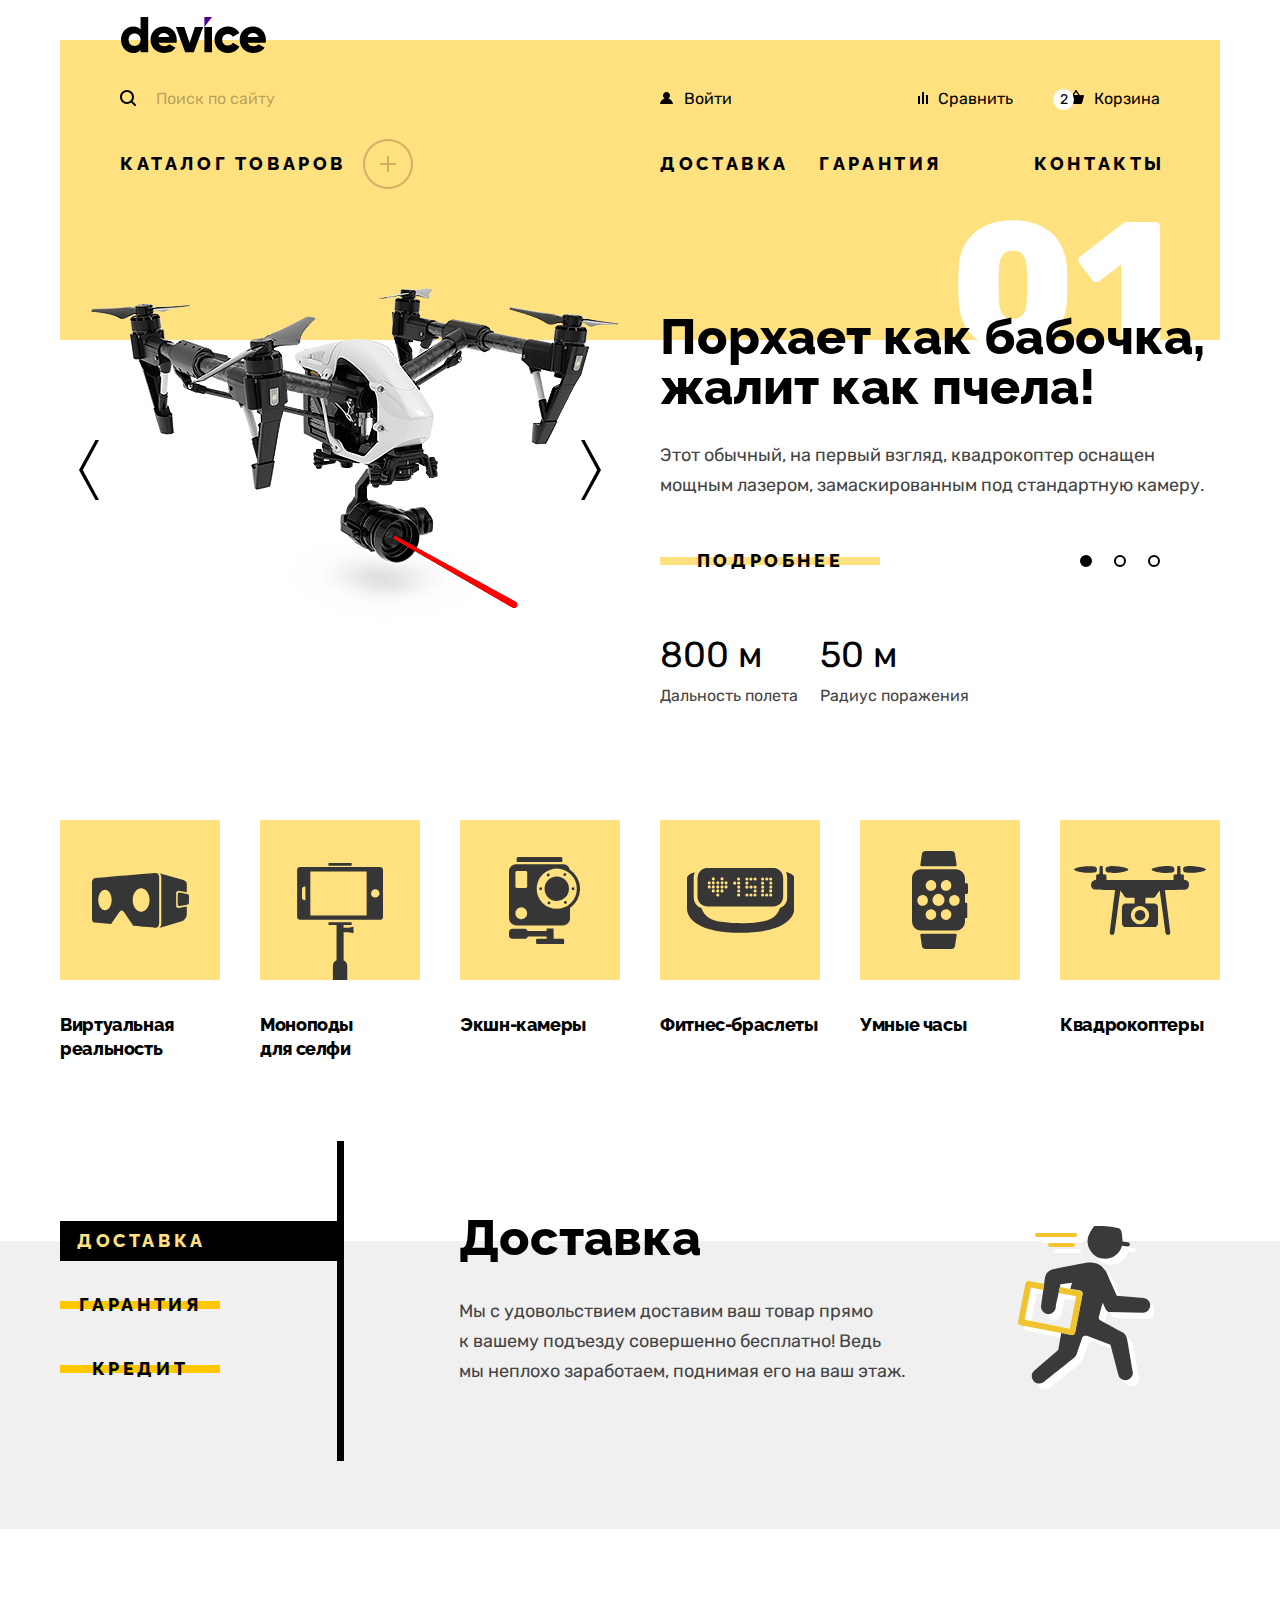
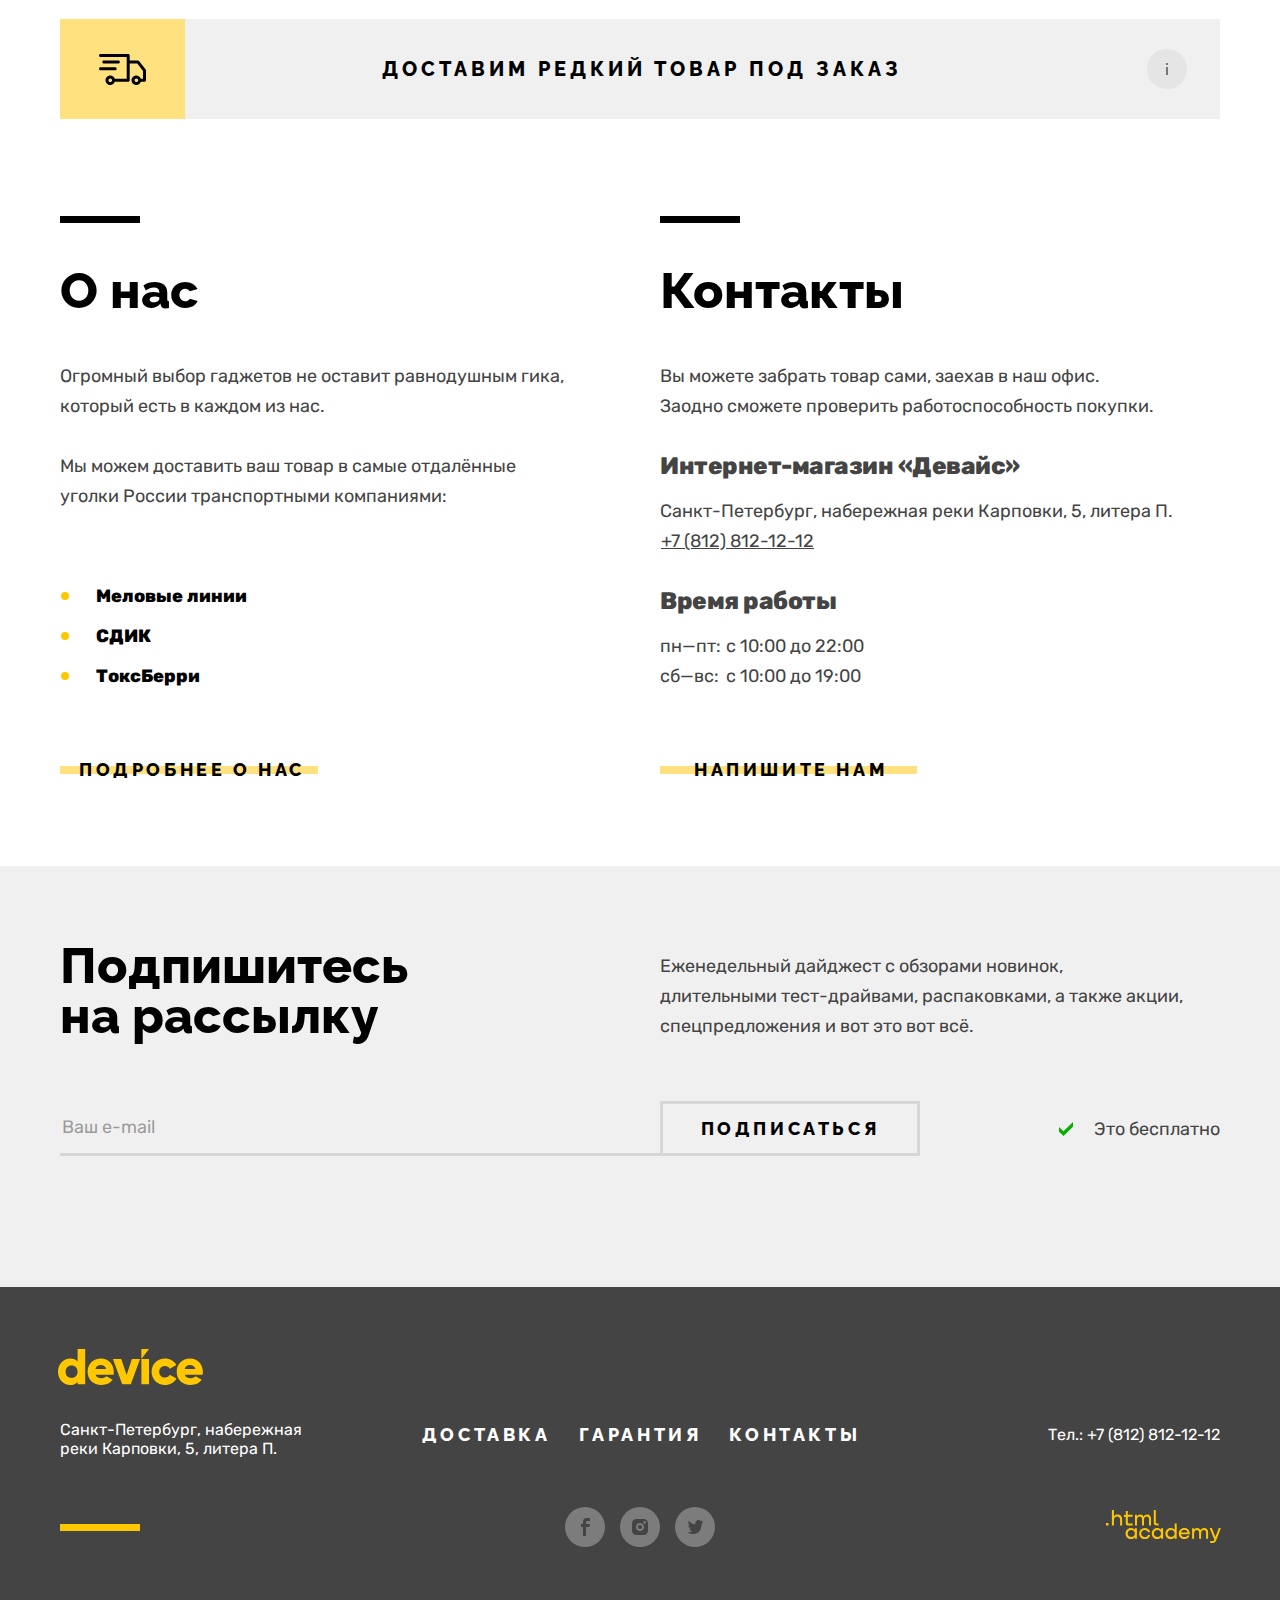
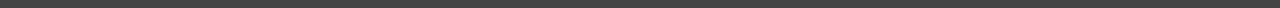
<file: index.html>
<!DOCTYPE html>
<html lang="ru">
  <head>
    <meta charset="utf-8">
    <meta name="viewport" content="width=device-width, initial-scale=1">
    <title>Интернет-магазин гаджетов «Девайс»</title>
    <link rel="icon" href="favicon.ico">
    <link rel="icon" type="image/png" sizes="32x32" href="img/favicon-32x32.png">
    <link rel="stylesheet" href="css/style.css">
  </head>
  <body>

    <header class="page-header container">
      <h1 class="visually-hidden">Интернет-магазин гаджетов «Девайс»</h1>
      <a class="page-header__logo header-logo" href="index.html">
        <span class="visually-hidden">На главную</span>
        <svg class="header-logo__icon" width="145" height="36" viewBox="0 0 145 36" role="img" aria-label="Логотип «Девайс»" xmlns="http://www.w3.org/2000/svg">
          <path d="M27.2 0v35.3h-7.6v-2.4c-1.7 1.9-4.1 3.1-7.5 3.1C5.5 36 0 30.2 0 22.7 0 15.2 5.5 9.4 12.1 9.4c3.4 0 5.9 1.2 7.5 3.1V0h7.6Zm-7.6 22.7c0-3.8-2.5-6.2-6-6.2s-6 2.4-6 6.2c0 3.8 2.5 6.2 6 6.2 3.5-.1 6-2.4 6-6.2ZM43.7 29.2c2.1 0 3.8-.8 4.8-1.9l6.1 3.5c-2.5 3.4-6.2 5.2-11 5.2-8.6 0-14-5.8-14-13.3C29.6 15.2 35 9.4 43 9.4c7.4 0 12.8 5.7 12.8 13.3 0 1.1-.1 2.1-.3 3H37.6c1 2.6 3.3 3.5 6.1 3.5Zm4.6-9.1c-.8-2.9-3.1-4-5.4-4-2.9 0-4.8 1.4-5.5 4h10.9ZM82.1 10.1l-9.3 25.2h-8.6l-9.3-25.2h8.4l5.3 16 5.3-16h8.2ZM83.4 10.1H91v25.2h-7.6V10.1ZM93.6 22.7c0-7.5 5.7-13.3 13.4-13.3 4.9 0 9.2 2.6 11.4 6.5l-6.6 3.8c-.9-1.8-2.7-2.8-4.9-2.8-3.3 0-5.7 2.4-5.7 5.8 0 3.5 2.4 5.8 5.7 5.8 2.2 0 4.1-1.1 4.9-2.8l6.6 3.8C116.3 33.4 112 36 107 36c-7.7 0-13.4-5.8-13.4-13.3ZM132.8 29.2c2.1 0 3.8-.8 4.8-1.9l6.1 3.5c-2.5 3.4-6.2 5.2-11 5.2-8.6 0-14-5.8-14-13.3 0-7.5 5.5-13.3 13.4-13.3 7.4 0 12.8 5.7 12.8 13.3 0 1.1-.1 2.1-.3 3h-17.9c1 2.6 3.3 3.5 6.1 3.5Zm4.7-9.1c-.8-2.9-3.1-4-5.4-4-2.9 0-4.8 1.4-5.5 4h10.9Z"/>
          <path d="M83.4 0v10.1L91 0h-7.6Z"/>
        </svg>
      </a>

      <nav class="main-nav">

        <form class="search-form" action="https://echo.htmlacademy.ru/" method="get">
          <label class="visually-hidden" for="search-text">Поиск по сайту</label>
          <input class="search-form__input" type="text" name="search-text" id="search-text" placeholder="Поиск по сайту" required>
          <button class="search-form__btn" type="submit">Найти</button>
        </form>

        <!-- Меню пользователя -->
        <ul class="main-nav__list user-nav">
          <li class="user-nav__item user-nav__login">
            <a class="user-nav__link" href="#">Войти</a>
          </li>
          <li class="user-nav__item user-nav__compare">
            <a class="user-nav__link" href="#">Сравнить</a>
          </li>
          <li class="user-nav__item user-nav__cart">
            <a class="user-nav__link" href="#">
              <b class="cart-quantity">2</b>
              Корзина
            </a>
            <!-- Popover корзины -->
            <!-- для появления всплывающей корзины блоку popover добавляется класс popover-open -->
            <!-- <div class="popover popover-cart popover-open"> -->
            <div class="popover popover-cart">
              <div class="popover__content">
                <h2 class="popover__title visually-hidden">Корзина</h2>
                <ul class="popover-cart__list">
                  <li class="popover-cart__item">
                    <a class="popover-cart__link" href="#">
                      <img class="popover-cart__img" src="img/content/product-1-thumb.jpg" alt="Любительская селфи-палка." width="41" height="43">
                      Любительская селфи&#8209;палка
                    </a>
                    <button class="popover__del-btn" type="button">
                      <span class="visually-hidden">Удалить из корзины</span>
                    </button>
                  </li>
                  <li class="popover-cart__item">
                    <a class="popover-cart__link" href="#">
                      <img class="popover-cart__img" src="img/content/product-2-thumb.jpg" alt="Профессиональная селфи-палка." width="41" height="43">
                      Профессиональная селфи&#8209;палка
                    </a>
                    <button class="popover__del-btn" type="button">
                      <span class="visually-hidden">Удалить из корзины</span>
                    </button>
                  </li>
                </ul>
                <dl class="popover-cart__details">
                  <dt>Товаров</dt>
                  <dd>2</dd>
                  <dt>Сумма</dt>
                  <dd>2000&nbsp;₽</dd>
                </dl>
                <a class="popover__open-btn" href="#">Открыть корзину</a>
              </div>
            </div>
            <!-- /Popover корзины -->
          </li>
        </ul>
        <!-- /Меню пользователя -->

        <!-- Главное меню -->
        <ul class="main-nav__list basic-nav">
          <li class="basic-nav__item basic-nav__catalog">
            <a class="basic-nav__link catalog-link" href="catalog.html">
              <b class="catalog-link__txt">Каталог товаров</b>
              <span class="catalog-link__icon"></span>
            </a>
            <!-- Выпадающее подменю -->
            <div class="basic-nav__subcatalog subcatalog">
              <ul class="subcatalog__list">
                <li class="subcatalog__item">
                  <a class="subcatalog__link" href="#">Виртуальная реальность</a>
                </li>
                <li class="subcatalog__item">
                  <a class="subcatalog__link" href="#">Моноподы для cелфи</a>
                </li>
                <li class="subcatalog__item">
                  <a class="subcatalog__link" href="#">Экшн-камеры</a>
                </li>
              </ul>
              <ul class="subcatalog__list">
                <li class="subcatalog__item">
                  <a  class="subcatalog__link" href="#">Фитнес-браслеты</a>
                </li>
                <li class="subcatalog__item">
                  <a class="subcatalog__link" href="#">Умные часы</a>
                </li>
              </ul>
              <ul class="subcatalog__list">
                <li class="subcatalog__item">
                  <a class="subcatalog__link" href="#">Квадрокоптеры</a>
                </li>
              </ul>
            </div>
            <!-- /Выпадающее подменю -->
          </li>
          <li class="basic-nav__item">
            <a class="basic-nav__link" href="#">Доставка</a>
          </li>
          <li class="basic-nav__item">
            <a class="basic-nav__link" href="#">Гарантия</a>
          </li>
          <li class="basic-nav__item">
            <a class="basic-nav__link" href="#">Контакты</a>
          </li>
        </ul>
        <!-- /Главное меню -->
      </nav>
    </header>

    <main class="page-main main-container">
      <section class="slider container">
        <h2 class="visually-hidden">Слайдер</h2>

        <ol class="slider__list">
          <!-- Слайд 1 -->
          <li>
            <article class="slider__item">
              <h3 class="visually-hidden">Квадрокоптер</h3>
              <img class="slider__img" src="img/content/slider-1.png" alt="Квадрокоптер с мощным лазером." width="560" height="560">
              <div class="slider__descr">
                <p class="slider__lead">Порхает как&nbsp;бабочка,<br>жалит как&nbsp;пчела!</p>
                <p class="slider__txt">Этот обычный, на&nbsp;первый взгляд, квадрокоптер оснащен мощным лазером, замаскированным под&nbsp;стандартную камеру.</p>
                <a class="slider__link main-btn" href="#">Подробнее</a>
                <h4 class="visually-hidden">Характеристики</h4>
                <dl class="slider__details">
                  <dt>Дальность полета</dt>
                  <dd>800 м</dd>
                  <dt>Радиус поражения</dt>
                  <dd>50 м</dd>
                </dl>
              </div>
            </article>
          </li>
          <!-- Слайд 2 -->
          <li hidden>
            <article class="slider__item">
              <h3 class="visually-hidden">Фитнес-браслет</h3>
              <img class="slider__img" src="img/content/slider-2.png" alt="Фитнес-браслет с мотивирующей надписью 'Я вижу, что ты снова ешь'." width="560" height="560">
              <div class="slider__descr">
                <p class="slider__lead">Худеем<br>правильно!</p>
                <p class="slider__txt">Мотивирующие фитнес-браслеты помогут найти в&nbsp;себе силы не&nbsp;пропускать занятия и&nbsp;соблюдать диету.</p>
                <a class="slider__link main-btn" href="#">Подробнее</a>
                <h4 class="visually-hidden">Характеристики</h4>
                <dl class="slider__details">
                  <dt>Без подзарядки</dt>
                  <dd>48 часов</dd>
                </dl>
              </div>
            </article>
          </li>
          <!-- Слайд 3 -->
          <li hidden>
            <article class="slider__item">
              <h3 class="visually-hidden">Селфи-палка</h3>
              <img class="slider__img" src="img/content/slider-3.png" alt="Самая длинная селфи-палка." width="560" height="560">
              <div class="slider__descr">
                <p class="slider__lead">Делай селфи,<br> как&nbsp;Бен Стиллер! </p>
                <p class="slider__txt">Самая длинная палка для&nbsp;селфи доступна в&nbsp;нашем магазине. Восемь (Восемь, Карл!) метров длиной и&nbsp;весом всего 5&nbsp;кг.
                </p>
                <a class="slider__link main-btn" href="#">Подробнее</a>
                <h4 class="visually-hidden">Характеристики</h4>
                <dl class="slider__details">
                  <dt>Длина палки</dt>
                  <dd>8,5 м</dd>
                  <dt>Вес палки</dt>
                  <dd>5 кг</dd>
                  <dt>Материал</dt>
                  <dd>Карбон</dd>
                </dl>
              </div>
            </article>
          </li>
        </ol>

        <div class="slider__nav">
          <button class="slider__btn slider__btn-prev" type="button">
            <span class="visually-hidden">Предыдущий товар</span>
          </button>
          <button class="slider__btn slider__btn-next" type="button">
            <span class="visually-hidden">Следующий товар</span>
          </button>
        </div>

        <ol class="slider__pagination">
          <li>
            <button class="slider__pagination-btn slider__pagination-btn--current" type="button" disabled>
              <span class="visually-hidden">1 товар</span>
            </button>
          </li>
          <li>
            <button class="slider__pagination-btn" type="button">
              <span class="visually-hidden">2 товар</span>
            </button>
          </li>
          <li>
            <button class="slider__pagination-btn" type="button">
              <span class="visually-hidden">3 товар</span>
            </button>
          </li>
        </ol>
      </section>

      <section class="categories container">
        <h2 class="visually-hidden">Популярные категории</h2>
        <ul class="categories__list">
          <li>
            <a class="virtual-reality" href="#">Виртуальная реальность</a>
          </li>
          <li>
            <a class="monopod" href="#">Моноподы для&nbsp;cелфи</a>
          </li>
          <li>
            <a class="action-camera" href="#">Экшн-камеры</a>
          </li>
          <li>
            <a class="fitnes-band" href="#">Фитнес-браслеты</a>
          </li>
          <li>
            <a class="smartwatch" href="#">Умные часы</a>
          </li>
          <li>
            <a class="quadrocopter" href="#">Квадрокоптеры</a>
          </li>
        </ul>
      </section>

      <section class="services">
        <div class="container">
          <h2 class="visually-hidden">Наши услуги</h2>
          <ul class="services__btns services__up">
            <li class="services__item">
              <button class="main-btn services__btn services__btn--current" type="button" disabled>Доставка</button>
            </li>
            <li class="services__item">
              <button class="main-btn services__btn" type="button">Гарантия</button>
            </li>
            <li class="services__item">
              <button class="main-btn services__btn" type="button">Кредит</button>
            </li>
          </ul>
          <ul class="services__tabs services__up">
            <li class="services__tab services__delivery">
              <h2 class="services__title">Доставка</h2>
              <p class="services__descr">Мы с&nbsp;удовольствием доставим ваш товар прямо к&nbsp;вашему подъезду совершенно бесплатно! Ведь мы&nbsp;неплохо заработаем, поднимая его на&nbsp;ваш этаж.</p>
            </li>
            <li class="services__tab services__warranty">
              <h2 class="services__title">Гарантия</h2>
              <p class="services__descr">Если из-за&nbsp;возгорания купленного у&nbsp;нас товара у&nbsp;вас сгорит дом — не переживайте, мы выдадим вам новый. Товар, не&nbsp;дом, конечно&nbsp;же.</p>
            </li>
            <li class="services__tab services__credit">
              <h2 class="services__title">Кредит</h2>
              <p class="services__descr">Залезть в&nbsp;долговую яму стало проще! Кредитные консультанты подберут для&nbsp;вас наиболее выгодные условия кредита. Выгодные для&nbsp;банка, разумеется.</p>
            </li>
          </ul>
        </div>
      </section>

      <a class="delivery-btn container" href="#">
        Доставим редкий товар под заказ
        <span class="info-btn"></span>
      </a>

      <div class="about container">
        <section class="about__block about__info">
          <h2 class="about__title">О нас</h2>
          <p>Огромный выбор гаджетов не оставит равнодушным гика, который есть в&nbsp;каждом из&nbsp;нас.</p>
          <p>Мы можем доставить ваш&nbsp;товар в&nbsp;самые отдалённые уголки России транспортными компаниями:</p>
          <ul class="about__list">
            <li>Меловые линии</li>
            <li>СДИК</li>
            <li>ТоксБерри</li>
          </ul>
          <a class="about__link main-btn" href="#">Подробнее о&nbsp;нас</a>
        </section>

        <section class="about__block about__contacts">
          <h2 class="about__title">Контакты</h2>
          <p>Вы можете забрать товар сами, заехав в&nbsp;наш офис. <br>Заодно сможете проверить работоспособность покупки.</p>
          <h3 class="about__subtitle">Интернет-магазин «Девайс»</h3>
          <address class="about__address">
            <p>
              Санкт-Петербург, набережная реки Карповки, 5, литера&nbsp;П.<br>
              <a class="about__phone" href="tel:+78128121212">+7 (812) 812-12-12</a>
            </p>
          </address>
          <h4 class="about__subtitle">Время работы</h4>
          <dl class="about__time">
            <dt>пн—пт:</dt>
            <dd>с&nbsp;10:00 до&nbsp;22:00</dd>
            <dt>сб—вс:</dt>
            <dd>с&nbsp;10:00 до&nbsp;19:00</dd>
          </dl>
          <a class="about__link main-btn" href="mailto:email@device.com">Напишите нам</a>
        </section>
      </div>

      <section class="subscribe">
        <div class="container">
          <h2 class="subscribe__title">Подпишитесь на&nbsp;рассылку</h2>
          <p class="subscribe__descr">Еженедельный дайджест с&nbsp;обзорами новинок,<br>длительными тест-драйвами, распаковками, а&nbsp;также акции, спецпредложения и&nbsp;вот это вот всё.</p>

          <form class="subscribe-form" action="https://echo.htmlacademy.ru/" method="post">
            <label class="visually-hidden" for="subscribe-email">Введите e-mail</label>
            <!-- Для отображения ошибки ввода полю input необходимо добавить класс error -->
            <input class="subscribe-form__input" type="email" name="subscribe-email" id="subscribe-email" placeholder="Ваш e-mail" required>
            <button class="subscribe-form__btn" type="submit">Подписаться</button>
          </form>

          <p class="subscribe__free">Это бесплатно</p>
        </div>
      </section>
    </main>

    <footer class="page-footer">
      <div class="container">
        <a class="page-footer__logo" href="index.html">
          <span class="visually-hidden">Логотип Девайс</span>
          <svg width="145" height="36" viewBox="0 0 145 36" role="img" aria-label="Логотип «Девайс»" xmlns="http://www.w3.org/2000/svg">
            <path d="M27.2 0v35.3h-7.6v-2.4c-1.7 1.9-4.1 3.1-7.5 3.1C5.5 36 0 30.2 0 22.7 0 15.2 5.5 9.4 12.1 9.4c3.4 0 5.9 1.2 7.5 3.1V0h7.6Zm-7.6 22.7c0-3.8-2.5-6.2-6-6.2s-6 2.4-6 6.2c0 3.8 2.5 6.2 6 6.2 3.5-.1 6-2.4 6-6.2ZM43.7 29.2c2.1 0 3.8-.8 4.8-1.9l6.1 3.5c-2.5 3.4-6.2 5.2-11 5.2-8.6 0-14-5.8-14-13.3C29.6 15.2 35 9.4 43 9.4c7.4 0 12.8 5.7 12.8 13.3 0 1.1-.1 2.1-.3 3H37.6c1 2.6 3.3 3.5 6.1 3.5Zm4.6-9.1c-.8-2.9-3.1-4-5.4-4-2.9 0-4.8 1.4-5.5 4h10.9ZM82.1 10.1l-9.3 25.2h-8.6l-9.3-25.2h8.4l5.3 16 5.3-16h8.2ZM83.4 10.1H91v25.2h-7.6V10.1ZM93.6 22.7c0-7.5 5.7-13.3 13.4-13.3 4.9 0 9.2 2.6 11.4 6.5l-6.6 3.8c-.9-1.8-2.7-2.8-4.9-2.8-3.3 0-5.7 2.4-5.7 5.8 0 3.5 2.4 5.8 5.7 5.8 2.2 0 4.1-1.1 4.9-2.8l6.6 3.8C116.3 33.4 112 36 107 36c-7.7 0-13.4-5.8-13.4-13.3ZM132.8 29.2c2.1 0 3.8-.8 4.8-1.9l6.1 3.5c-2.5 3.4-6.2 5.2-11 5.2-8.6 0-14-5.8-14-13.3 0-7.5 5.5-13.3 13.4-13.3 7.4 0 12.8 5.7 12.8 13.3 0 1.1-.1 2.1-.3 3h-17.9c1 2.6 3.3 3.5 6.1 3.5Zm4.7-9.1c-.8-2.9-3.1-4-5.4-4-2.9 0-4.8 1.4-5.5 4h10.9Z"/>
            <path d="M83.4 0v10.1L91 0h-7.6Z"/>
          </svg>
        </a>

        <section class="page-footer__info">
          <h2 class="visually-hidden">Основная информация</h2>
          <ul class="page-footer__info-list">
            <li class="page-footer__info-item">
              <a class="page-footer__info-link" href="#">Доставка</a>
            </li>
            <li class="page-footer__info-item">
              <a class="page-footer__info-link" href="#">Гарантия</a>
            </li>
            <li class="page-footer__info-item">
              <a class="page-footer__info-link" href="#">Контакты</a>
            </li>
          </ul>
        </section>

        <section class="page-footer__contacts">
          <h2 class="visually-hidden">Контакты</h2>
          <address class="page-footer__address">
            <p>Санкт-Петербург, набережная реки Карповки, 5, литера П.</p>
            <a class="page-footer__phone" href="tel:+78128121212">Тел.: +7 (812) 812-12-12</a>
          </address>
        </section>

        <section class="page-footer__social">
          <h2 class="visually-hidden">Девайс в соцсетях</h2>
          <ul class="page-footer__social-list">
            <li class="page-footer__social-item">
              <a class="btn-social btn-facebook" href="https://www.facebook.com/htmlacademy">
                <span class="visually-hidden">Facebook</span>
                <svg width="9" height="18" viewBox="0 0 9 18" xmlns="http://www.w3.org/2000/svg">
                  <path d="M6.5 3H9V0H5.6C2.8 0 2 1.7 2 4.2V6H0V9H2V18H5V9H8.3L8.9 6H5V4.5C5 3.7 5.3 3 6.5 3Z"/>
                </svg>
              </a>
            </li>
            <li class="page-footer__social-item">
              <a class="btn-social btn-instagram" href="https://www.instagram.com/htmlacademy/">
                <span class="visually-hidden">Instagram</span>
                <svg width="16" height="16" viewBox="0 0 16 16" xmlns="http://www.w3.org/2000/svg">
                  <path d="M8 10a2 2 0 1 0 0-4 2 2 0 0 0 0 4Z"/>
                  <path d="M14.7 1.3c-.9-.9-2-1.3-3.4-1.3H4.7C1.9 0 0 1.9 0 4.7v6.6c0 1.4.4 2.6 1.4 3.4.9.9 2 1.3 3.3 1.3h6.6c1.4 0 2.6-.4 3.4-1.3.8-.9 1.3-2 1.3-3.4V4.7c0-1.4-.4-2.6-1.3-3.4ZM8 12.1c-2.2 0-4.1-1.8-4.1-4.1S5.8 3.9 8 3.9c2.2 0 4.1 1.8 4.1 4.1s-1.9 4.1-4.1 4.1Zm4.6-7.4c-.7 0-1.3-.5-1.3-1.3s.5-1.3 1.3-1.3c.7 0 1.3.6 1.3 1.3 0 .7-.6 1.3-1.3 1.3Z"/>
                </svg>
              </a>
            </li>
            <li class="page-footer__social-item">
              <a class="btn-social btn-twitter" href="https://twitter.com/htmlacademy_ru">
                <span class="visually-hidden">Twitter</span>
                <svg width="15" height="14" viewBox="0 0 15 14" xmlns="http://www.w3.org/2000/svg">
                  <path d="M9.7 0.0999675C11.2 -0.400033 12.3 0.399967 12.9 1.19997C13.4 0.999967 14 0.799967 14.6 0.599967C14.6 1.39997 14.1 1.99997 13.8 2.19997C14.5 2.39997 15 1.79997 15 1.79997C14.9 2.69997 14.1 3.49997 13.6 3.69997C13.4 9.99997 10.8 14.1 4.7 14C4.2 14 4.8 14 4.3 14C4 14 0.6 13.6 0 12.2C2 12.4 3.4 11.8 4.1 11.1C3.3 10.8 1.7 10.7 1.5 8.29997C1.8 8.49997 2 8.59997 2.6 8.49997C1.5 7.69997 0.3 6.99997 0.4 4.99997C0.7 5.29997 1.3 5.49997 1.6 5.39997C1 5.19997 -0.2 2.29997 0.8 0.799967C2.4 2.49997 4.1 4.19997 7.1 4.29997C7.3 2.19997 8.1 0.799967 9.7 0.0999675Z" />
                </svg>
              </a>
            </li>
          </ul>
        </section>

        <a class="page-footer__copyright" href="https://htmlacademy.ru/">
          <span class="visually-hidden">Сделано в HTML Academy</span>
          <svg width="115" height="34" viewBox="0 0 115 34" role="img" aria-label="Логотип HTML Academy" xmlns="http://www.w3.org/2000/svg">
            <path d="M0 12.9v2.6h2.5v-2.6H0ZM11.6 4.5c-1.6 0-2.8.7-3.6 1.7h-.1V0h-2v15.5h2v-5.3c0-2.1 1.3-3.6 3.3-3.6 1.8 0 2.9 1.4 2.9 3.2v5.7h2V9.4c.1-3-1.8-4.9-4.5-4.9ZM26.6 4.8h-4.8V1.1h-2v3.8h-1.9v2h1.9v6c0 1.7 1 2.7 2.7 2.7h4.1v-2h-3.7c-.7 0-1.1-.4-1.1-1.1V6.8h4.8v-2ZM41.1 4.6c-1.6 0-2.9.8-3.5 2.1h-.1c-.6-1.2-1.8-2.1-3.4-2.1-1.4 0-2.5.8-3.1 1.8h-.1V4.8H29v10.6h2V10c0-2 1-3.5 2.6-3.5 1.5 0 2.4 1 2.4 2.6v6.3h2V9.8c0-2.4 1.4-3.3 2.6-3.3 1.5 0 2.4 1 2.4 2.6v6.3h2V8.9c.1-2.5-1.4-4.3-3.9-4.3ZM47.8 12.7c0 1.7 1 2.7 2.8 2.7h2v-2h-1.7c-.7 0-1.1-.4-1.1-1.1V0h-2v12.7ZM28.9 19.7c-.9-1.1-2.2-1.8-3.9-1.8-3.1 0-5.4 2.3-5.4 5.6s2.3 5.6 5.4 5.6c1.8 0 3-.8 3.8-1.9h.1v1.6h2V18.2h-2v1.5Zm-3.6 7.4c-2.2 0-3.6-1.6-3.6-3.6s1.4-3.6 3.6-3.6 3.6 1.6 3.6 3.6c0 1.9-1.4 3.6-3.6 3.6ZM44.2 22c-.5-2.4-2.6-4.1-5.4-4.1a5.4 5.4 0 0 0-5.6 5.6c0 3.1 2.2 5.6 5.6 5.6 2.8 0 4.9-1.8 5.4-4.2h-2.1a3.4 3.4 0 0 1-3.3 2.3c-2.2 0-3.6-1.6-3.6-3.6s1.4-3.6 3.6-3.6c1.6 0 2.8 1 3.3 2.2h2.1V22ZM55.1 19.7c-.9-1.1-2.2-1.8-3.9-1.8-3.1 0-5.4 2.3-5.4 5.6s2.3 5.6 5.4 5.6c1.8 0 3-.8 3.8-1.9h.1v1.6h2V18.2h-2v1.5Zm-3.6 7.4c-2.2 0-3.6-1.6-3.6-3.6s1.4-3.6 3.6-3.6 3.6 1.6 3.6 3.6c0 1.9-1.5 3.6-3.6 3.6ZM68.7 19.8c-.9-1.1-2.2-1.9-3.9-1.9-3.1 0-5.4 2.3-5.4 5.6s2.2 5.6 5.4 5.6c1.7 0 3-.8 3.8-1.8h.1v1.5h2V13.4h-2v6.4Zm-3.6 7.3c-2.2 0-3.6-1.6-3.6-3.6s1.4-3.6 3.6-3.6 3.6 1.6 3.6 3.6c-.1 2-1.5 3.6-3.6 3.6ZM78.3 17.9c-3.3 0-5.5 2.5-5.5 5.6 0 3 2.1 5.6 5.5 5.6 2.5 0 4.5-1.3 5.2-3.6h-2.1c-.5 1-1.6 1.6-3 1.6-1.9 0-3.3-1.3-3.4-2.9h8.8c.2-3.6-2-6.3-5.5-6.3Zm0 1.9c1.7 0 3 1 3.3 2.6h-6.5c.3-1.5 1.5-2.6 3.2-2.6ZM98.2 17.9c-1.6 0-2.9.8-3.6 2h-.1c-.6-1.2-1.8-2-3.4-2-1.4 0-2.5.7-3.1 1.8v-1.5h-1.9v10.6h2v-5.4c0-2 1-3.4 2.6-3.5 1.5 0 2.4 1 2.4 2.6v6.3h2v-5.6c0-2.4 1.4-3.3 2.6-3.3 1.5 0 2.4 1 2.4 2.6v6.3h2v-6.5c.1-2.6-1.4-4.4-3.9-4.4ZM109.4 27l-3.6-8.9h-2.2l4.8 11.6c-.3.9-.7 1.2-1.7 1.2h-2.5v2h2.5c1.8 0 2.8-.8 3.5-2.6l4.7-12.2h-2.1l-3.4 8.9Z"/>
          </svg>
        </a>
      </div>
    </footer>

    <!-- Модальное окно заказа доставки -->
    <!-- для появления модального окна у блока modal-container убрать класс modal-container-close -->
    <!-- <div class="modal-container"> -->
    <div class="modal-container modal-container-close">
      <div class="modal modal-order">
        <button class="modal__close-btn" type="button">
          <span class="visually-hidden">Закрыть</span>
        </button>
        <section class="modal__content">
          <h2 class="modal__title">Доставка под заказ</h2>
          <form class="order-form" action="https://echo.htmlacademy.ru/" method="post">
            <div class="order-form__block order-form__username">
              <label for="order-username" class="order-form__label">Ваше имя:</label>
              <!-- Для отображения ошибки ввода блоку-обертке поля добавлен класс error -->
              <div class="order-form__input-wrap error">
                <input type="text" class="order-form__input" name="order-username" id="order-username" placeholder="Имя Фамилия" required>
              </div>
              <p class="order-form__comment">Пожалуйста, представьтесь</p>
            </div>
            <div class="order-form__block order-form__email">
              <label for="order-email" class="order-form__label">Ваш e-mail:</label>
              <!-- Для отображения ошибки ввода блоку-обертке поля добавьте класс error -->
              <div class="order-form__input-wrap">
                <input type="email" class="order-form__input" name="order-email" id="order-email" placeholder="Введите e-mail" required>
              </div>
              <p class="order-form__comment">Забавный у вас адрес</p>
            </div>
            <!-- Для отображения ошибки ввода блоку-обертке поля добавьте класс error -->
            <div class="order-form__block order-form__msg">
              <label for="order-msg" class="order-form__label">Что нужно привезти:</label>
              <input type="text" class="order-form__input" name="order-msg" id="order-msg" placeholder="В свободной форме" required>
            </div>
            <!-- Для отображения ошибки ввода блоку-обертке поля добавьте класс error -->
            <div class="order-form__block order-form__quantity">
              <label for="order-quantity" class="order-form__label">
                Количество:
                <span class="order-form__icon"></span>
              </label>
              <!-- Popover количества товаров -->
              <!-- появляется при наведении на label или при добавлении блоку popover класса popover-open -->
              <!-- <div class="popover popover-quantity popover-open"> -->
              <div class="popover popover-quantity">
                <p class="popover-quantity__txt">Постараемся найти, сколько нужно. Привезём сколько получится по требованиям к&nbsp;провозу багажа.</p>
              </div>
              <div class="order-form__quantity-wrap">
                <button class="order-form__set-btn" type="button">
                  <span class="visually-hidden">Уменьшить</span>
                  <span class="order-form__btn-icon"></span>
                </button>
                <input class="order-form__input" type="number" name="order-quantity" id="order-quantity" placeholder="1">
                <button class="order-form__set-btn" type="button">
                  <span class="visually-hidden">Увеличить</span>
                  <span class="order-form__btn-icon"></span>
                </button>
              </div>
            </div>
            <button class="order-form__btn main-btn" type="submit">Отправить</button>
          </form>
        </section>
      </div>
    </div>
    <!-- /Модальное окно -->
  </body>
</html>
</file>
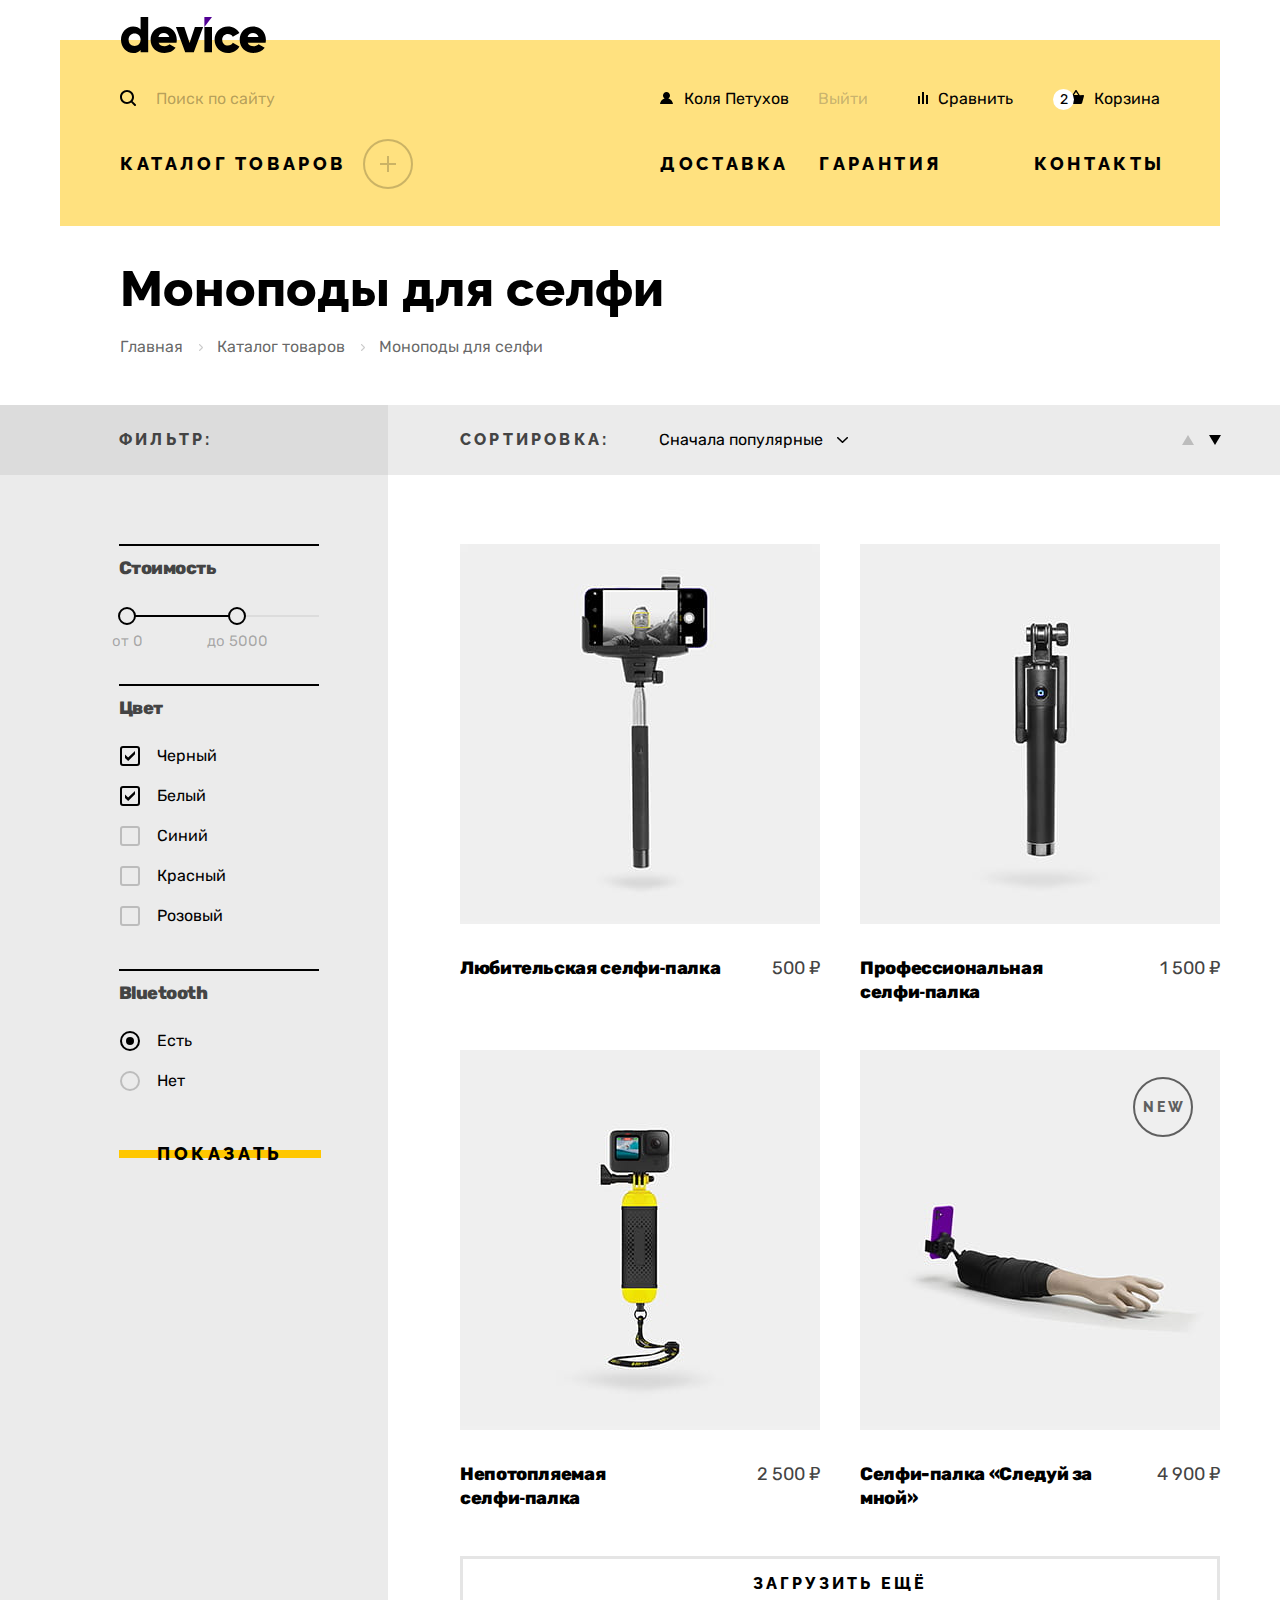
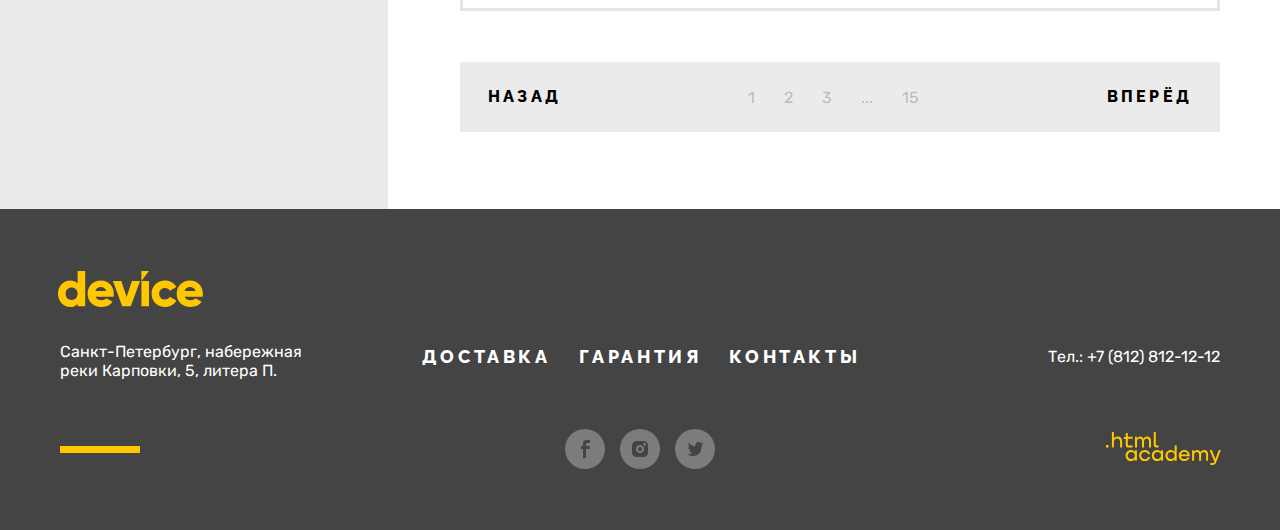
<file: catalog.html>
<!DOCTYPE html>
<html lang="ru">
<head>
  <meta charset="utf-8">
  <meta name="viewport" content="width=device-width, initial-scale=1">
  <title>Каталог | Интернет-магазин гаджетов «Девайс»</title>
  <link rel="icon" href="favicon.ico">
  <link rel="icon" type="image/png" sizes="32x32" href="img/favicon-32x32.png">
  <link rel="stylesheet" href="css/style.css">
</head>
<body>

  <header class="page-header container">
    <a class="page-header__logo header-logo" href="index.html">
      <span class="visually-hidden">На главную</span>
      <svg class="header-logo__icon" width="145" height="36" viewBox="0 0 145 36" role="img" aria-label="Логотип «Девайс»" xmlns="http://www.w3.org/2000/svg">
        <path d="M27.2 0v35.3h-7.6v-2.4c-1.7 1.9-4.1 3.1-7.5 3.1C5.5 36 0 30.2 0 22.7 0 15.2 5.5 9.4 12.1 9.4c3.4 0 5.9 1.2 7.5 3.1V0h7.6Zm-7.6 22.7c0-3.8-2.5-6.2-6-6.2s-6 2.4-6 6.2c0 3.8 2.5 6.2 6 6.2 3.5-.1 6-2.4 6-6.2ZM43.7 29.2c2.1 0 3.8-.8 4.8-1.9l6.1 3.5c-2.5 3.4-6.2 5.2-11 5.2-8.6 0-14-5.8-14-13.3C29.6 15.2 35 9.4 43 9.4c7.4 0 12.8 5.7 12.8 13.3 0 1.1-.1 2.1-.3 3H37.6c1 2.6 3.3 3.5 6.1 3.5Zm4.6-9.1c-.8-2.9-3.1-4-5.4-4-2.9 0-4.8 1.4-5.5 4h10.9ZM82.1 10.1l-9.3 25.2h-8.6l-9.3-25.2h8.4l5.3 16 5.3-16h8.2ZM83.4 10.1H91v25.2h-7.6V10.1ZM93.6 22.7c0-7.5 5.7-13.3 13.4-13.3 4.9 0 9.2 2.6 11.4 6.5l-6.6 3.8c-.9-1.8-2.7-2.8-4.9-2.8-3.3 0-5.7 2.4-5.7 5.8 0 3.5 2.4 5.8 5.7 5.8 2.2 0 4.1-1.1 4.9-2.8l6.6 3.8C116.3 33.4 112 36 107 36c-7.7 0-13.4-5.8-13.4-13.3ZM132.8 29.2c2.1 0 3.8-.8 4.8-1.9l6.1 3.5c-2.5 3.4-6.2 5.2-11 5.2-8.6 0-14-5.8-14-13.3 0-7.5 5.5-13.3 13.4-13.3 7.4 0 12.8 5.7 12.8 13.3 0 1.1-.1 2.1-.3 3h-17.9c1 2.6 3.3 3.5 6.1 3.5Zm4.7-9.1c-.8-2.9-3.1-4-5.4-4-2.9 0-4.8 1.4-5.5 4h10.9Z"/>
        <path d="M83.4 0v10.1L91 0h-7.6Z"/>
      </svg>
    </a>

    <nav class="main-nav">

      <form class="search-form" action="https://echo.htmlacademy.ru/" method="get">
        <label class="visually-hidden" for="search-text">Поиск по сайту</label>
        <input class="search-form__input" type="text" name="search-text" id="search-text" placeholder="Поиск по сайту" required>
        <button class="search-form__btn" type="submit">Найти</button>
      </form>

      <!-- Меню пользователя -->
      <ul class="main-nav__list user-nav">
        <li class="user-nav__item user-nav__profile">
          <a class="user-nav__link" href="#">Коля Петухов</a>
        </li>
        <li class="user-nav__item user-nav__exit">
          <a class="user-nav__link" href="#">Выйти</a>
        </li>
        <li class="user-nav__item user-nav__compare">
          <a class="user-nav__link" href="#">Сравнить</a>
        </li>
        <li class="user-nav__item user-nav__cart">
          <a class="user-nav__link" href="#">
            <b class="cart-quantity">2</b>
            Корзина
          </a>
          <!-- Popover корзины -->
          <!-- для появления всплывающей корзины блоку popover добавляется класс popover-open -->
          <!-- <div class="popover popover-cart popover-open"> -->
          <div class="popover popover-cart">
            <div class="popover__content">
              <h2 class="popover__title visually-hidden">Корзина</h2>
              <ul class="popover-cart__list">
                <li class="popover-cart__item">
                  <a class="popover-cart__link" href="#">
                    <img class="popover-cart__img" src="img/content/product-1-thumb.jpg" alt="Любительская селфи-палка." width="41" height="43">
                    Любительская селфи&#8209;палка
                  </a>
                  <button class="popover__del-btn" type="button">
                    <span class="visually-hidden">Удалить из корзины</span>
                  </button>
                </li>
                <li class="popover-cart__item">
                  <a class="popover-cart__link" href="#">
                    <img class="popover-cart__img" src="img/content/product-2-thumb.jpg" alt="Профессиональная селфи-палка." width="41" height="43">
                    Профессиональная селфи&#8209;палка
                  </a>
                  <button class="popover__del-btn" type="button">
                    <span class="visually-hidden">Удалить из корзины</span>
                  </button>
                </li>
              </ul>
              <dl class="popover-cart__details">
                <dt>Товаров</dt>
                <dd>2</dd>
                <dt>Сумма</dt>
                <dd>2000&nbsp;₽</dd>
              </dl>
              <a class="popover__open-btn" href="#">Открыть корзину</a>
            </div>
          </div>
          <!-- /Popover корзины -->
        </li>
      </ul>
        <!-- /Меню пользователя -->

        <!-- Главное меню -->
      <ul class="main-nav__list basic-nav">
        <li class="basic-nav__item basic-nav__catalog">
          <a class="basic-nav__link catalog-link" href="catalog.html">
            <b class="catalog-link__txt">Каталог товаров</b>
            <span class="catalog-link__icon"></span>
          </a>
          <!-- Выпадающее подменю -->
          <div class="basic-nav__subcatalog subcatalog">
            <ul class="subcatalog__list">
              <li class="subcatalog__item">
                <a class="subcatalog__link" href="#">Виртуальная реальность</a>
              </li>
              <li class="subcatalog__item">
                <a class="subcatalog__link" href="#">Моноподы для cелфи</a>
              </li>
              <li class="subcatalog__item">
                <a class="subcatalog__link" href="#">Экшн-камеры</a>
              </li>
            </ul>
            <ul class="subcatalog__list">
              <li class="subcatalog__item">
                <a  class="subcatalog__link" href="#">Фитнес-браслеты</a>
              </li>
              <li class="subcatalog__item">
                <a class="subcatalog__link" href="#">Умные часы</a>
              </li>
            </ul>
            <ul class="subcatalog__list">
              <li class="subcatalog__item">
                <a class="subcatalog__link" href="#">Квадрокоптеры</a>
              </li>
            </ul>
          </div>
          <!-- /Выпадающее подменю -->
        </li>
        <li class="basic-nav__item">
          <a class="basic-nav__link" href="#">Доставка</a>
        </li>
        <li class="basic-nav__item">
          <a class="basic-nav__link" href="#">Гарантия</a>
        </li>
        <li class="basic-nav__item">
          <a class="basic-nav__link" href="#">Контакты</a>
        </li>
      </ul>
      <!-- /Главное меню -->
    </nav>
  </header>

  <main class="main-inner main-container">
    <header class="main-inner__header container">
      <h1 class="main-inner__title">Моноподы для селфи</h1>
      <ul class="breadcrumbs">
        <li class="breadcrumbs__item">
          <a class="breadcrumbs__link" href="index.html">Главная</a>
        </li>
        <li class="breadcrumbs__item">
          <a class="breadcrumbs__link" href="catalog.html">Каталог товаров</a>
        </li>
        <li class="breadcrumbs__item">
          <a class="breadcrumbs__link" href="#">Моноподы для селфи</a>
        </li>
      </ul>
    </header>

    <section class="main-inner__products products">
      <h2 class="visually-hidden">Список товаров с фильтрами и сортировкой</h2>

      <div class="products__filter-container">
        <div class="products__filter">
          <p class="products__subtitle">Фильтр:</p>
          <form class="filter-form" action="https://echo.htmlacademy.ru/" method="get">

            <fieldset class="filter-form__price filter-price">
              <legend class="filter-form__title">Стоимость</legend>
              <div class="range">
                <div class="range__scale">
                  <div class="range__bar" style="left: 8px; right: 82px;">
                    <div class="range__data range__min">
                      <button class="range__toggle" type="button">
                        <span class="visually-hidden">Изменить минимальную стоимость</span>
                      </button>
                      <label class="range__label">
                        от <input class="range__input" type="number" name="min-price" min="0" value="0">
                      </label>
                    </div>
                    <div class="range__data range__max">
                      <button class="range__toggle" type="button">
                        <span class="visually-hidden">Изменить максимальную стоимость</span>
                      </button>
                      <label class="range__label">
                        до <input class="range__input" type="number" name="max-price" value="5000">
                      </label>
                    </div>
                  </div>
                </div>
              </div>
            </fieldset>

            <fieldset class="filter-form__color filter-color">
              <legend class="filter-form__title">Цвет</legend>
              <ul class="filter-form__list">
                <li class="filter-form__item">
                  <label class="control">
                    <input class="visually-hidden control__input" type="checkbox" name="black-color" checked>
                    <span class="control__mark">
                      <svg width="10" height="10" viewBox="0 0 10 10" xmlns="http://www.w3.org/2000/svg">
                        <path d="M10 0 3.1 6.6 0 3.6v3.3L3.2 10 10 3.3V0Z"/>
                      </svg>
                    </span>
                    <span class="control__label">Черный</span>
                  </label>
                </li>
                <li class="filter-form__item">
                  <label class="control">
                    <input class="visually-hidden control__input" type="checkbox" name="white-color" checked>
                    <span class="control__mark">
                      <svg width="10" height="10" viewBox="0 0 10 10" xmlns="http://www.w3.org/2000/svg">
                        <path d="M10 0 3.1 6.6 0 3.6v3.3L3.2 10 10 3.3V0Z"/>
                      </svg>
                    </span>
                    <span class="control__label">Белый</span>
                  </label>
                </li>
                <li class="filter-form__item">
                  <label class="control">
                    <input class="visually-hidden control__input" type="checkbox" name="blue-color">
                    <span class="control__mark">
                      <svg width="10" height="10" viewBox="0 0 10 10" xmlns="http://www.w3.org/2000/svg">
                        <path d="M10 0 3.1 6.6 0 3.6v3.3L3.2 10 10 3.3V0Z"/>
                      </svg>
                    </span>
                    <span class="control__label">Синий</span>
                  </label>
                </li>
                <li class="filter-form__item">
                  <label class="control">
                    <input class="visually-hidden control__input" type="checkbox" name="red-color">
                    <span class="control__mark">
                      <svg width="10" height="10" viewBox="0 0 10 10" xmlns="http://www.w3.org/2000/svg">
                        <path d="M10 0 3.1 6.6 0 3.6v3.3L3.2 10 10 3.3V0Z"/>
                      </svg>
                    </span>
                    <span class="control__label">Красный</span>
                  </label>
                </li>
                <li class="filter-form__item">
                  <label class="control">
                    <input class="visually-hidden control__input" type="checkbox" name="pink-color">
                    <span class="control__mark">
                      <svg width="10" height="10" viewBox="0 0 10 10" xmlns="http://www.w3.org/2000/svg">
                        <path d="M10 0 3.1 6.6 0 3.6v3.3L3.2 10 10 3.3V0Z"/>
                      </svg>
                    </span>
                    <span class="control__label">Розовый</span>
                  </label>
                </li>
              </ul>
            </fieldset>

            <fieldset class="filter-form__bluetooth">
              <legend class="filter-form__title">Bluetooth</legend>
              <ul class="filter-form__list">
                <li class="filter-form__item">
                  <label class="control">
                    <input class="visually-hidden control__input" type="radio" name="has-bluetooth" value="yes" checked>
                    <span class="control__mark"></span>
                    <span class="control__label">Есть</span>
                  </label>
                </li>
                <li class="filter-form__item">
                  <label class="control">
                    <input class="visually-hidden control__input" type="radio" name="has-bluetooth" value="no">
                    <span class="control__mark"></span>
                    <span class="control__label">Нет</span>
                  </label>
                </li>
              </ul>
            </fieldset>

            <button class="filter-form__btn main-btn" type="submit">Показать</button>
          </form>
        </div>
      </div>

      <div class="products__main-container">
        <div class="products__sort">
          <form class="sort-form" action="https://echo.htmlacademy.ru/" method="get">
            <label class="products__subtitle" for="sorting">Сортировка:</label>
            <div class="select">
              <select class="select__control" id="sorting" name="sorting">
                <option value="popular" selected>Сначала популярные</option>
                <option value="cheap">Сначала дешевые</option>
                <option value="expensive">Сначала дорогие</option>
              </select>
            </div>
            <button class="visually-hidden" type="submit" tabindex="-1">Отсортировать товары</button>
          </form>
          <a class="sort-btn btn-up" href="#">
            <span class="visually-hidden">По возрастанию</span>
          </a>
          <a class="sort-btn btn-down sort-btn--current" href="#">
            <span class="visually-hidden">По убыванию</span>
          </a>
        </div>

        <div class="products__list">
          <article class="products__card product-card">
            <a class="product-card__link" href="#">
              <img src="img/content/product-1.jpg" alt="Любительская селфи-палка." width="360" height="380">
              <h3 class="product-card__title">Любительская селфи&#8209;палка</h3>
              <b class="product-card__price">500&nbsp;₽</b>
            </a>
            <div class="product-card__tip">
              <a class="product-card__btn main-btn" href="#" tabindex="-1">Подробнее</a>
            </div>
          </article>
          <article class="products__card product-card">
            <a class="product-card__link" href="#">
              <img src="img/content/product-2.jpg" alt="Профессиональная селфи-палка." width="360" height="380">
              <h3 class="product-card__title">Профессиональная селфи&#8209;палка</h3>
              <b class="product-card__price">1&thinsp;500&nbsp;₽</b>
            </a>
            <div class="product-card__tip">
              <a class="product-card__btn main-btn" href="#" tabindex="-1">Подробнее</a>
            </div>
          </article>
          <article class="products__card product-card">
            <a class="product-card__link" href="#">
              <img src="img/content/product-3.jpg" alt="Непотопляемая селфи-палка." width="360" height="380">
              <h3 class="product-card__title">Непотопляемая селфи&#8209;палка</h3>
              <b class="product-card__price">2&thinsp;500&nbsp;₽</b>
            </a>
            <div class="product-card__tip">
              <a class="product-card__btn main-btn" href="#" tabindex="-1">Подробнее</a>
            </div>
          </article>
          <!-- добавляем класс product-new для товара с меткой NEW -->
          <article class="products__card product-card product-new">
            <a class="product-card__link" href="#">
              <img src="img/content/product-4.jpg" alt="Селфи-палка «Следуй за мной»." width="360" height="380">
              <h3 class="product-card__title">Селфи-палка «Следуй за мной»</h3>
              <b class="product-card__price">4&thinsp;900&nbsp;₽</b>
            </a>
            <div class="product-card__tip">
              <a class="product-card__btn main-btn" href="#" tabindex="-1">Подробнее</a>
            </div>
          </article>
        </div>

        <button class="btn-more" type="button">Загрузить ещё</button>

        <ul class="products__pagination pagination">
          <li class="pagination__nav">
            <a class="pagination__btn" href="#">Назад</a>
          </li>
          <li class="pagination__item">
            <a class="pagination__link" href="#">1</a>
          </li>
          <li class="pagination__item">
            <a class="pagination__link" href="#">2</a>
          </li>
          <li class="pagination__item">
            <a class="pagination__link" href="#">3</a>
          </li>
          <li class="pagination__item">
            <a class="pagination__link" href="#">...</a>
          </li>
          <li class="pagination__item">
            <a class="pagination__link" href="#">15</a>
          </li>
          <li class="pagination__nav">
            <a class="pagination__btn" href="#">Вперёд</a>
          </li>
        </ul>
      </div>
    </section>
  </main>

  <footer class="page-footer">
    <div class="container">
      <a class="page-footer__logo" href="index.html">
        <span class="visually-hidden">Логотип Девайс</span>
        <svg width="145" height="36" viewBox="0 0 145 36" role="img" aria-label="Логотип «Девайс»" xmlns="http://www.w3.org/2000/svg">
          <path d="M27.2 0v35.3h-7.6v-2.4c-1.7 1.9-4.1 3.1-7.5 3.1C5.5 36 0 30.2 0 22.7 0 15.2 5.5 9.4 12.1 9.4c3.4 0 5.9 1.2 7.5 3.1V0h7.6Zm-7.6 22.7c0-3.8-2.5-6.2-6-6.2s-6 2.4-6 6.2c0 3.8 2.5 6.2 6 6.2 3.5-.1 6-2.4 6-6.2ZM43.7 29.2c2.1 0 3.8-.8 4.8-1.9l6.1 3.5c-2.5 3.4-6.2 5.2-11 5.2-8.6 0-14-5.8-14-13.3C29.6 15.2 35 9.4 43 9.4c7.4 0 12.8 5.7 12.8 13.3 0 1.1-.1 2.1-.3 3H37.6c1 2.6 3.3 3.5 6.1 3.5Zm4.6-9.1c-.8-2.9-3.1-4-5.4-4-2.9 0-4.8 1.4-5.5 4h10.9ZM82.1 10.1l-9.3 25.2h-8.6l-9.3-25.2h8.4l5.3 16 5.3-16h8.2ZM83.4 10.1H91v25.2h-7.6V10.1ZM93.6 22.7c0-7.5 5.7-13.3 13.4-13.3 4.9 0 9.2 2.6 11.4 6.5l-6.6 3.8c-.9-1.8-2.7-2.8-4.9-2.8-3.3 0-5.7 2.4-5.7 5.8 0 3.5 2.4 5.8 5.7 5.8 2.2 0 4.1-1.1 4.9-2.8l6.6 3.8C116.3 33.4 112 36 107 36c-7.7 0-13.4-5.8-13.4-13.3ZM132.8 29.2c2.1 0 3.8-.8 4.8-1.9l6.1 3.5c-2.5 3.4-6.2 5.2-11 5.2-8.6 0-14-5.8-14-13.3 0-7.5 5.5-13.3 13.4-13.3 7.4 0 12.8 5.7 12.8 13.3 0 1.1-.1 2.1-.3 3h-17.9c1 2.6 3.3 3.5 6.1 3.5Zm4.7-9.1c-.8-2.9-3.1-4-5.4-4-2.9 0-4.8 1.4-5.5 4h10.9Z"/>
          <path d="M83.4 0v10.1L91 0h-7.6Z"/>
        </svg>
      </a>

      <section class="page-footer__info">
        <h2 class="visually-hidden">Основная информация</h2>
        <ul class="page-footer__info-list">
          <li class="page-footer__info-item">
            <a class="page-footer__info-link" href="#">Доставка</a>
          </li>
          <li class="page-footer__info-item">
            <a class="page-footer__info-link" href="#">Гарантия</a>
          </li>
          <li class="page-footer__info-item">
            <a class="page-footer__info-link" href="#">Контакты</a>
          </li>
        </ul>
      </section>

      <section class="page-footer__contacts">
        <h2 class="visually-hidden">Контакты</h2>
        <address class="page-footer__address">
          <p>Санкт-Петербург, набережная реки Карповки, 5, литера П.</p>
          <a class="page-footer__phone" href="tel:+78128121212">Тел.: +7 (812) 812-12-12</a>
        </address>
      </section>

      <section class="page-footer__social">
        <h2 class="visually-hidden">Девайс в соцсетях</h2>
        <ul class="page-footer__social-list">
          <li class="page-footer__social-item">
            <a class="btn-social btn-facebook" href="https://www.facebook.com/htmlacademy">
              <span class="visually-hidden">Facebook</span>
              <svg width="9" height="18" viewBox="0 0 9 18" xmlns="http://www.w3.org/2000/svg">
                <path d="M6.5 3H9V0H5.6C2.8 0 2 1.7 2 4.2V6H0V9H2V18H5V9H8.3L8.9 6H5V4.5C5 3.7 5.3 3 6.5 3Z"/>
              </svg>
            </a>
          </li>
          <li class="page-footer__social-item">
            <a class="btn-social btn-instagram" href="https://www.instagram.com/htmlacademy/">
              <span class="visually-hidden">Instagram</span>
              <svg width="16" height="16" viewBox="0 0 16 16" xmlns="http://www.w3.org/2000/svg">
                <path d="M8 10a2 2 0 1 0 0-4 2 2 0 0 0 0 4Z"/>
                <path d="M14.7 1.3c-.9-.9-2-1.3-3.4-1.3H4.7C1.9 0 0 1.9 0 4.7v6.6c0 1.4.4 2.6 1.4 3.4.9.9 2 1.3 3.3 1.3h6.6c1.4 0 2.6-.4 3.4-1.3.8-.9 1.3-2 1.3-3.4V4.7c0-1.4-.4-2.6-1.3-3.4ZM8 12.1c-2.2 0-4.1-1.8-4.1-4.1S5.8 3.9 8 3.9c2.2 0 4.1 1.8 4.1 4.1s-1.9 4.1-4.1 4.1Zm4.6-7.4c-.7 0-1.3-.5-1.3-1.3s.5-1.3 1.3-1.3c.7 0 1.3.6 1.3 1.3 0 .7-.6 1.3-1.3 1.3Z"/>
              </svg>
            </a>
          </li>
          <li class="page-footer__social-item">
            <a class="btn-social btn-twitter" href="https://twitter.com/htmlacademy_ru">
              <span class="visually-hidden">Twitter</span>
              <svg width="15" height="14" viewBox="0 0 15 14" xmlns="http://www.w3.org/2000/svg">
                <path d="M9.7 0.0999675C11.2 -0.400033 12.3 0.399967 12.9 1.19997C13.4 0.999967 14 0.799967 14.6 0.599967C14.6 1.39997 14.1 1.99997 13.8 2.19997C14.5 2.39997 15 1.79997 15 1.79997C14.9 2.69997 14.1 3.49997 13.6 3.69997C13.4 9.99997 10.8 14.1 4.7 14C4.2 14 4.8 14 4.3 14C4 14 0.6 13.6 0 12.2C2 12.4 3.4 11.8 4.1 11.1C3.3 10.8 1.7 10.7 1.5 8.29997C1.8 8.49997 2 8.59997 2.6 8.49997C1.5 7.69997 0.3 6.99997 0.4 4.99997C0.7 5.29997 1.3 5.49997 1.6 5.39997C1 5.19997 -0.2 2.29997 0.8 0.799967C2.4 2.49997 4.1 4.19997 7.1 4.29997C7.3 2.19997 8.1 0.799967 9.7 0.0999675Z" />
              </svg>
            </a>
          </li>
        </ul>
      </section>

      <a class="page-footer__copyright" href="https://htmlacademy.ru/">
        <span class="visually-hidden">Сделано в HTML Academy</span>
        <svg width="115" height="34" viewBox="0 0 115 34" role="img" aria-label="Логотип HTML Academy" xmlns="http://www.w3.org/2000/svg">
          <path d="M0 12.9v2.6h2.5v-2.6H0ZM11.6 4.5c-1.6 0-2.8.7-3.6 1.7h-.1V0h-2v15.5h2v-5.3c0-2.1 1.3-3.6 3.3-3.6 1.8 0 2.9 1.4 2.9 3.2v5.7h2V9.4c.1-3-1.8-4.9-4.5-4.9ZM26.6 4.8h-4.8V1.1h-2v3.8h-1.9v2h1.9v6c0 1.7 1 2.7 2.7 2.7h4.1v-2h-3.7c-.7 0-1.1-.4-1.1-1.1V6.8h4.8v-2ZM41.1 4.6c-1.6 0-2.9.8-3.5 2.1h-.1c-.6-1.2-1.8-2.1-3.4-2.1-1.4 0-2.5.8-3.1 1.8h-.1V4.8H29v10.6h2V10c0-2 1-3.5 2.6-3.5 1.5 0 2.4 1 2.4 2.6v6.3h2V9.8c0-2.4 1.4-3.3 2.6-3.3 1.5 0 2.4 1 2.4 2.6v6.3h2V8.9c.1-2.5-1.4-4.3-3.9-4.3ZM47.8 12.7c0 1.7 1 2.7 2.8 2.7h2v-2h-1.7c-.7 0-1.1-.4-1.1-1.1V0h-2v12.7ZM28.9 19.7c-.9-1.1-2.2-1.8-3.9-1.8-3.1 0-5.4 2.3-5.4 5.6s2.3 5.6 5.4 5.6c1.8 0 3-.8 3.8-1.9h.1v1.6h2V18.2h-2v1.5Zm-3.6 7.4c-2.2 0-3.6-1.6-3.6-3.6s1.4-3.6 3.6-3.6 3.6 1.6 3.6 3.6c0 1.9-1.4 3.6-3.6 3.6ZM44.2 22c-.5-2.4-2.6-4.1-5.4-4.1a5.4 5.4 0 0 0-5.6 5.6c0 3.1 2.2 5.6 5.6 5.6 2.8 0 4.9-1.8 5.4-4.2h-2.1a3.4 3.4 0 0 1-3.3 2.3c-2.2 0-3.6-1.6-3.6-3.6s1.4-3.6 3.6-3.6c1.6 0 2.8 1 3.3 2.2h2.1V22ZM55.1 19.7c-.9-1.1-2.2-1.8-3.9-1.8-3.1 0-5.4 2.3-5.4 5.6s2.3 5.6 5.4 5.6c1.8 0 3-.8 3.8-1.9h.1v1.6h2V18.2h-2v1.5Zm-3.6 7.4c-2.2 0-3.6-1.6-3.6-3.6s1.4-3.6 3.6-3.6 3.6 1.6 3.6 3.6c0 1.9-1.5 3.6-3.6 3.6ZM68.7 19.8c-.9-1.1-2.2-1.9-3.9-1.9-3.1 0-5.4 2.3-5.4 5.6s2.2 5.6 5.4 5.6c1.7 0 3-.8 3.8-1.8h.1v1.5h2V13.4h-2v6.4Zm-3.6 7.3c-2.2 0-3.6-1.6-3.6-3.6s1.4-3.6 3.6-3.6 3.6 1.6 3.6 3.6c-.1 2-1.5 3.6-3.6 3.6ZM78.3 17.9c-3.3 0-5.5 2.5-5.5 5.6 0 3 2.1 5.6 5.5 5.6 2.5 0 4.5-1.3 5.2-3.6h-2.1c-.5 1-1.6 1.6-3 1.6-1.9 0-3.3-1.3-3.4-2.9h8.8c.2-3.6-2-6.3-5.5-6.3Zm0 1.9c1.7 0 3 1 3.3 2.6h-6.5c.3-1.5 1.5-2.6 3.2-2.6ZM98.2 17.9c-1.6 0-2.9.8-3.6 2h-.1c-.6-1.2-1.8-2-3.4-2-1.4 0-2.5.7-3.1 1.8v-1.5h-1.9v10.6h2v-5.4c0-2 1-3.4 2.6-3.5 1.5 0 2.4 1 2.4 2.6v6.3h2v-5.6c0-2.4 1.4-3.3 2.6-3.3 1.5 0 2.4 1 2.4 2.6v6.3h2v-6.5c.1-2.6-1.4-4.4-3.9-4.4ZM109.4 27l-3.6-8.9h-2.2l4.8 11.6c-.3.9-.7 1.2-1.7 1.2h-2.5v2h2.5c1.8 0 2.8-.8 3.5-2.6l4.7-12.2h-2.1l-3.4 8.9Z"/>
        </svg>
      </a>
    </div>
  </footer>

  <!-- Модальное окно заказа доставки -->
  <!-- для появления модального окна у блока modal-container убрать класс modal-container-close -->
  <!-- <div class="modal-container"> -->
  <div class="modal-container modal-container-close">
    <div class="modal modal-order">
      <button class="modal__close-btn" type="button">
        <span class="visually-hidden">Закрыть</span>
      </button>
      <section class="modal__content">
        <h2 class="modal__title">Доставка под заказ</h2>
        <form class="order-form" action="https://echo.htmlacademy.ru/" method="post">
          <div class="order-form__block order-form__username">
            <label for="order-username" class="order-form__label">Ваше имя:</label>
            <!-- Для отображения ошибки ввода блоку-обертке поля добавлен класс error -->
            <div class="order-form__input-wrap error">
              <input type="text" class="order-form__input" name="order-username" id="order-username" placeholder="Имя Фамилия" required>
            </div>
            <p class="order-form__comment">Пожалуйста, представьтесь</p>
          </div>
          <div class="order-form__block order-form__email">
            <label for="order-email" class="order-form__label">Ваш e-mail:</label>
            <!-- Для отображения ошибки ввода блоку-обертке поля добавьте класс error -->
            <div class="order-form__input-wrap">
              <input type="email" class="order-form__input" name="order-email" id="order-email" placeholder="Введите e-mail" required>
            </div>
            <p class="order-form__comment">Забавный у вас адрес</p>
          </div>
          <!-- Для отображения ошибки ввода блоку-обертке поля добавьте класс error -->
          <div class="order-form__block order-form__msg">
            <label for="order-msg" class="order-form__label">Что нужно привезти:</label>
            <input type="text" class="order-form__input" name="order-msg" id="order-msg" placeholder="В свободной форме" required>
          </div>
          <!-- Для отображения ошибки ввода блоку-обертке поля добавьте класс error -->
          <div class="order-form__block order-form__quantity">
            <label for="order-quantity" class="order-form__label">
              Количество:
              <span class="order-form__icon"></span>
            </label>
            <!-- Popover количества товаров -->
            <!-- появляется при наведении на label или при добавлении блоку popover класса popover-open -->
            <!-- <div class="popover popover-quantity popover-open"> -->
            <div class="popover popover-quantity">
              <p class="popover-quantity__txt">Постараемся найти, сколько нужно. Привезём сколько получится по требованиям к&nbsp;провозу багажа.</p>
            </div>
            <div class="order-form__quantity-wrap">
              <button class="order-form__set-btn" type="button">
                <span class="visually-hidden">Уменьшить</span>
                <span class="order-form__btn-icon"></span>
              </button>
              <input class="order-form__input" type="number" name="order-quantity" id="order-quantity" placeholder="1">
              <button class="order-form__set-btn" type="button">
                <span class="visually-hidden">Увеличить</span>
                <span class="order-form__btn-icon"></span>
              </button>
            </div>
          </div>
          <button class="order-form__btn main-btn" type="submit">Отправить</button>
        </form>
      </section>
    </div>
  </div>
  <!-- /Модальное окно -->
</body>
</html>
</file>
<file: css/style.css>
/* Fonts */
@font-face {
  font-family: "Raleway";
  font-style: normal;
  font-weight: 800;
  font-display: swap;
  src: url("../fonts/raleway/raleway-800.woff2") format("woff2");
}

@font-face {
  font-family: "Rubik";
  font-style: normal;
  font-weight: 400;
  font-display: swap;
  src: url("../fonts/rubik/rubik-400.woff2") format("woff2");
}

@font-face {
  font-family: "Rubik";
  font-style: normal;
  font-weight: 700;
  font-display: swap;
  src: url("../fonts/rubik/rubik-800.woff2") format("woff2");
}

@font-face {
  font-family: "Rubik";
  font-style: normal;
  font-weight: 800;
  font-display: swap;
  src: url("../fonts/rubik/rubik-800.woff2") format("woff2");
}

/* Base */
:root {
  --basic-extra-dark: #000000;
  --basic-extra-dark--rgb: 0, 0, 0;
  --basic-dark: #444444;
  --basic-dark--rgb: 68, 68, 68;
  --basic-gray: #dcdcdc;
  --basic-extra-gray: #ebebeb;
  --basic-light: #f0f0f0;
  --basic-light--rgb: 240, 240, 240;
  --basic-extra-light: #ffffff;
  --basic-extra-light--rgb: 255, 255, 255;
  --special-light: #ffe17f;
  --special-light-hover: #ffc700;
  --special-accent-hover: #af4fff;
  --status-error: #ff3d3d;
  --status-warning: #fd912e;
  --status-success: #08af00;
}

.visually-hidden {
  position: absolute;
  width: 1px;
  height: 1px;
  margin: -1px;
  padding: 0;
  border: 0;
  white-space: nowrap;
  clip-path: inset(100%);
  clip: rect(0 0 0 0);
  overflow: hidden;
}

html {
  height: 100%;
}

body {
  display: flex;
  flex-direction: column;
  min-width: 1160px;
  min-height: 100%;
  margin: 0;
  font-family: "Rubik", "Arial", sans-serif;
  font-size: 18px;
  line-height: 30px;
  color: var(--basic-dark);
  background-color: var(--basic-extra-light);
}

img {
  max-width: 100%;
  object-fit: contain;
}

.container {
  width: 1160px;
  margin: 0 auto;
}

.main-container {
  flex-grow: 1;
}

.services,
.subscribe,
.products,
.page-footer {
  width: 100%;
}

.main-nav__list,
.subcatalog__list,
.subcatalog__list li,
.slider__list,
.slider__details,
.slider__pagination,
.slider__pagination li,
.categories__list,
.services__btns,
.services__btns li,
.services__tabs,
.about__list,
.about__list li,
.breadcrumbs,
.breadcrumbs li,
.filter-form__list,
.filter-form__list li,
.pagination,
.pagination li,
.page-footer__info-list,
.page-footer__info-list li,
.page-footer__social-list,
.page-footer__social-list li,
.popover-cart__list,
.popover-cart__list li {
  margin: 0;
  padding: 0;
  list-style: none;
}

/* Links & buttons */
a:not(.main-btn):focus {
  box-shadow: 0 0 0 2px var(--special-accent-hover);
  outline: none;
}

a:focus:not(:focus-visible) {
  box-shadow: none;
}

a:not(.main-btn):focus-visible {
  box-shadow: 0 0 0 2px var(--special-accent-hover);
  outline: none;
}

.main-btn {
  position: relative;
  z-index: 1;
  display: block;
  box-sizing: border-box;
  padding: 13px 30px 13px 34px;
  font-family: "Raleway", "Arial", sans-serif;
  font-size: 18px;
  line-height: 21px;
  letter-spacing: 0.2em;
  text-align: center;
  text-transform: uppercase;
  text-decoration: none;
  color: var(--basic-extra-dark);
  background: none;
  border: none;
  cursor: pointer;
}

.main-btn::before {
  position: absolute;
  z-index: -1;
  top: 50%;
  right: 0;
  left: 0;
  height: 8px;
  margin-top: -4px;
  background-color: var(--special-light);
  content: "";
}

.main-btn:hover {
  background-color: var(--special-light);
  transition: background-color 0.3s linear;
}

.main-btn:focus {
  outline: none;
}

.main-btn:focus-visible {
  outline: none;
}

.main-btn:focus::before {
  background-color: var(--special-accent-hover);
}

.main-btn:focus:not(:focus-visible)::before {
  background: none;
}

.main-btn:focus-visible::before {
  background-color: var(--special-accent-hover);
}

.main-btn:active {
  color: rgba(var(--basic-extra-dark--rgb), 0.3);
}

/* Header */
.page-header {
  position: relative;
  flex-shrink: 0;
  padding-top: 40px;
}

.header-logo {
  position: absolute;
  top: 3px;
  left: 47px;
  width: 145px;
  height: 36px;
  padding: 14px;
  border-radius: 20px;
}

.header-logo__icon {
  fill: var(--basic-extra-dark);
}

.header-logo__icon path:last-child {
  fill: #510094;
}

.header-logo:hover {
  transform: scale(1.05);
  transition: transform 0.3s linear;
}

.header-logo:active {
  border-color: transparent;
  opacity: 0.5;
}

/* Search form */
.search-form {
  display: flex;
  justify-content: space-between;
  width: 516px;
  height: 38px;
  border-radius: 20px;
}

.search-form * {
  box-sizing: border-box;
  margin: 0;
}

.search-form__input {
  flex-grow: 1;
  padding: 0 0 0 53px;
  font-family: "Rubik", "Arial", sans-serif;
  font-size: 16px;
  color: var(--basic-extra-dark);
  background: url("../img/icons/search.svg") no-repeat 17px 50%;
  border: none;
  border-radius: 20px 0 0 20px;
}

.search-form__btn {
  width: 160px;
  margin-left: -2px;
  padding: 0;
  font-family: "Rubik", "Arial", sans-serif;
  font-size: 16px;
  color: var(--basic-extra-dark);
  background: none;
  border: none;
  border-radius: 0 20px 20px 0;
  opacity: 0;
}

.search-form__input::placeholder {
  color: rgba(var(--basic-extra-dark--rgb), 0.3);
}

.search-form__input:hover::placeholder {
  color: rgba(var(--basic-extra-dark--rgb), 0.6);
}

.search-form:focus-within {
  box-shadow: inset 0 0 0 2px var(--special-accent-hover);
}

.search-form__input:focus {
  outline: none;
}

.search-form__input:focus-visible {
  outline: none;
}

.search-form__input:not(:placeholder-shown) {
  box-shadow: inset 0 0 0 2px var(--basic-extra-dark);
}

.search-form__input:not(:placeholder-shown) ~ .search-form__btn {
  box-shadow: inset 0 0 0 2px var(--basic-extra-dark);
  opacity: 1;
  cursor: pointer;
}

.search-form__input:not(:placeholder-shown) ~ .search-form__btn:hover {
  color: var(--basic-extra-light);
  background-color: var(--basic-extra-dark);
}

.search-form__input:not(:placeholder-shown) ~ .search-form__btn:active {
  color: rgba(var(--basic-extra-light--rgb), 0.3);
  background-color: var(--basic-extra-dark);
}

.search-form .search-form__btn:focus {
  box-shadow: inset 0 0 0 2px var(--special-accent-hover);
  outline: none;
}

.search-form .search-form__btn:focus:not(:focus-visible) {
  box-shadow: none;
}

.search-form .search-form__btn:focus-visible {
  box-shadow: inset 0 0 0 2px var(--special-accent-hover);
  outline: none;
}

/* Header navigation */
.main-nav {
  display: flex;
  flex-wrap: wrap;
  justify-content: space-between;
  padding: 39px 43px 37px;
  background-color: var(--special-light);
}

.main-nav__list {
  display: flex;
  flex-wrap: wrap;
  justify-content: space-between;
}

.user-nav {
  justify-content: flex-end;
  width: 530px;
  min-height: 58px;
  margin: 2px 3px 0 0;
  font-size: 16px;
  line-height: 19px;
}

.user-nav__item {
  position: relative;
}

.user-nav__item:not(:first-child) {
  width: min-content;
}

.user-nav__login {
  flex-grow: 1;
}

.user-nav__profile {
  width: 160px;
}

.user-nav__compare {
  margin-right: 26px;
}

.user-nav__exit {
  margin-right: auto;
}

.user-nav__link {
  display: inline-flex;
  padding: 8px 14px 8px 24px;
  text-decoration: none;
  color: var(--basic-extra-dark);
  border-radius: 20px;
}

.user-nav__link:hover {
  opacity: 0.6;
}

.user-nav__link:active {
  opacity: 0.3;
}

.user-nav__login a,
.user-nav__profile a {
  padding-left: 40px;
  background: url("../img/icons/user.svg") no-repeat 16px 11px;
}

.user-nav__profile a {
  padding-right: 8px;
}

.user-nav__exit a {
  padding-left: 14px;
  color: rgba(var(--basic-dark--rgb), 0.3);
}

.user-nav__compare a {
  padding-left: 39px;
  background: url("../img/icons/compare.svg") no-repeat 19px 11px;
}

.user-nav__cart a:not(.popover a) {
  display: flex;
  padding-left: 0;
  background: url("../img/icons/cart.svg") no-repeat 15px 9px;
}

.user-nav .cart-quantity {
  display: flex;
  justify-content: center;
  align-items: center;
  width: 21px;
  height: 21px;
  margin-right: 20px;
  font-size: 14px;
  font-weight: 400;
  text-align: center;
  background-color: var(--basic-extra-light);
  border-radius: 50%;
}

.basic-nav {
  justify-content: flex-end;
  width: 100%;
  min-height: 50px;
  font-family: "Raleway", "Arial", sans-serif;
  font-size: 18px;
  line-height: 21px;
  letter-spacing: 0.2em;
  text-transform: uppercase;
}

.basic-nav__item:not(.basic-nav__catalog) {
  min-width: 159px;
  max-width: 250px;
  line-height: 50px;
}

.basic-nav__catalog {
  margin-right: auto;
  line-height: 50px;
}

.basic-nav__item:nth-last-child(2) {
  min-width: 215px;
}

.basic-nav__link {
  position: relative;
  padding: 12px 12px 12px 17px;
  text-decoration: none;
  color: var(--basic-extra-dark);
  border-radius: 25px;
}

.basic-nav__item:not(.basic-nav__catalog) .basic-nav__link::before {
  position: absolute;
  right: 15px;
  bottom: 5px;
  left: 17px;
  height: 2px;
  content: "";
}

.basic-nav__link:hover::before {
  background-color: var(--basic-extra-dark);
}

.basic-nav__link:active {
  opacity: 0.3;
}

.catalog-link {
  z-index: 11;
  display: flex;
  align-items: flex-start;
  padding: 0;
}

.catalog-link__txt {
  padding: 0 17px;
  border-radius: 25px;
}

.catalog-link__icon {
  position: relative;
  flex-shrink: 0;
  box-sizing: border-box;
  width: 50px;
  height: 50px;
  border: 2px solid var(--basic-extra-dark);
  border-radius: 50%;
  opacity: 0.2;
}

.catalog-link__icon::before,
.catalog-link__icon::after {
  position: absolute;
  top: 50%;
  left: 50%;
  width: 16px;
  height: 2px;
  margin-top: -1px;
  margin-left: -8px;
  background-color: var(--basic-extra-dark);
  content: "";
}

.catalog-link__icon::after {
  transform: rotate(90deg);
}

.basic-nav__catalog:hover .catalog-link__icon,
.catalog-link:hover .catalog-link__icon,
.basic-nav__catalog:focus-within .catalog-link__icon {
  opacity: 1;
}

.basic-nav__catalog:hover .catalog-link__icon::after,
.catalog-link:hover .catalog-link__icon::after,
.basic-nav__catalog:focus-within .catalog-link__icon::after {
  opacity: 0;
}

.basic-nav .catalog-link:focus {
  box-shadow: none;
}

.basic-nav .catalog-link:focus-visible {
  box-shadow: none;
}

.catalog-link:focus .catalog-link__txt {
  box-shadow: 0 0 0 2px var(--special-accent-hover);
}

.catalog-link:focus:not(:focus-visible) .catalog-link__txt {
  box-shadow: none;
}

.catalog-link:focus-visible .catalog-link__txt {
  box-shadow: 0 0 0 2px var(--special-accent-hover);
}

.subcatalog {
  position: absolute;
  left: 0;
  right: 0;
  z-index: 10;
  display: none;
  flex-wrap: wrap;
  padding: 34px 45px 57px;
  background-color: var(--special-light);
}

.basic-nav__catalog:focus-within .subcatalog,
.basic-nav__catalog:hover .subcatalog {
  display: flex;
}

.subcatalog__list {
  flex-basis: max-content;
  max-width: 250px;
}

.subcatalog__list:not(:last-child) {
  margin-right: 19px;
}

.subcatalog__item {
  font-family: "Rubik", "Arial", sans-serif;
  font-size: 16px;
  line-height: 18px;
  letter-spacing: 0;
  text-transform: none;
}

.subcatalog__item:not(:last-child) {
  margin-bottom: 18px;
}

.subcatalog__link {
  padding: 2px 12px 3px 15px;
  text-decoration: none;
  color: var(--basic-extra-dark);
  border-radius: 25px;
}

.subcatalog__link:hover {
  opacity: 0.6;
}

.subcatalog__link:active {
  opacity: 0.3;
}

/* Index: slider */
.slider {
  position: relative;
  margin-bottom: 70px;
  border-top: 114px solid var(--special-light);
}

.slider__list {
  display: flex;
  overflow: hidden;
  width: 1160px;
  margin-top: -150px;
  counter-reset: slider-counter;
}

.slider__list li {
  position: relative;
  counter-increment: slider-counter;
}

.slider__list li::before {
  position: absolute;
  top: 7px;
  right: 49px;
  z-index: 0;
  font-size: 180px;
  line-height: 1;
  font-weight: 800;
  color: var(--basic-extra-light);
  content: counter(slider-counter, decimal-leading-zero);
}

.slider__item {
  position: relative;
  z-index: 1;
  display: flex;
  justify-content: space-between;
  width: 1160px;
}

.slider__img {
  width: 560px;
  max-height: 560px;
}

.slider__descr {
  width: 560px;
  padding-top: 122px;
}

.slider__lead {
  margin: 0 0 28px 0;
  font-family: "Raleway", "Arial", sans-serif;
  font-size: 50px;
  line-height: 50px;
  color: var(--basic-extra-dark);
}

.slider__txt {
  margin: 0 0 36px 0;
}

.slider__details {
  display: grid;
  grid-column-gap: 20px;
  grid-template-columns: repeat(3, minmax(140px, max-content));
  grid-template-rows: repeat(2, min-content);
}

.slider__details dt {
  grid-row: 2 / -1;
  font-size: 16px;
}

.slider__details dd {
  margin: 0 0 11px 0;
  font-size: 36px;
  color: var(--basic-extra-dark);
}

.slider__link {
  width: 220px;
  padding: 14px 34px;
  margin-bottom: 55px;
}

.slider__link:hover {
  background-color: var(--special-light);
}

.slider__nav {
  position: absolute;
  top: 92px;
  z-index: 1;
  display: flex;
  justify-content: space-between;
  box-sizing: border-box;
  width: 560px;
  padding: 0 11px;
}

.slider__btn {
  width: 36px;
  height: 76px;
  background: url("../img/icons/right-big-arrow.svg") no-repeat 50% 50%;
  border: none;
  border-radius: 10px;
  cursor: pointer;
}

.slider__btn-prev {
  transform: rotate(180deg);
}

.slider__btn:hover {
  opacity: 0.6;
}

.slider__btn:focus {
  box-shadow: 0 0 0 2px var(--special-accent-hover);
  outline: none;
}

.slider__btn:focus:not(:focus-visible) {
  box-shadow: none;
}

.slider__btn:not(.main-btn):focus-visible {
  box-shadow: 0 0 0 2px var(--special-accent-hover);
  outline: none;
}

.slider__btn:active {
  opacity: 0.3;
}

.slider__pagination {
  position: absolute;
  top: 50%;
  right: 60px;
  z-index: 1;
  display: flex;
  margin-top: 10px;
}

.slider__pagination li:not(:last-child) {
  margin-right: 22px;
}

.slider__pagination-btn {
  display: block;
  width: 12px;
  height: 12px;
  padding: 0;
  background-color: var(--basic-extra-light);
  border: 2px solid var(--basic-extra-dark);
  border-radius: 50%;
  cursor: pointer;
}

.slider__pagination-btn:not(.slider__pagination-btn--current):hover {
  opacity: 0.6;
}

.slider__pagination-btn:focus {
  border-color: var(--special-accent-hover);
  outline: none;
}

.slider__pagination-btn:focus:not(:focus-visible) {
  border-color: var(--basic-extra-dark);
}

.slider__pagination-btn:focus-visible {
  border-color: var(--special-accent-hover);
  outline: none;
}

.slider__pagination-btn:not(.slider__pagination-btn--current):active {
  opacity: 0.3;
}

.slider__pagination-btn--current {
  background-color: var(--basic-extra-dark);
  cursor: default;
}

/* Index: categories */
.categories {
  margin-bottom: 180px;
}

.categories__list {
  display: flex;
  justify-content: space-between;
}

.categories__list li {
  width: 160px;
}

.categories__list a {
  position: relative;
  display: flex;
  flex-direction: column;
  width: 160px;
  font-family: "Raleway", "Arial", sans-serif;
  font-size: 18px;
  line-height: 24px;
  letter-spacing: -0.02em;
  text-decoration: none;
  color: var(--basic-extra-dark);
}

.categories__list a::before {
  width: 160px;
  height: 160px;
  margin-bottom: 33px;
  background-color: var(--special-light);
  content: "";
}

.categories__list a::after {
  position: absolute;
  top: 0;
  left: 0;
  width: 160px;
  height: 160px;
  background: no-repeat 50% 50%;
  content: "";
}

.categories__list .virtual-reality::after {
  background-image: url("../img/icons/virtual-reality.svg");
}

.categories__list .monopod::after {
  background-image: url("../img/icons/monopod.svg");
  background-position-y: 100%;
}

.categories__list .action-camera::after {
  background-image: url("../img/icons/action-camera.svg");
  background-position-x: 55%;
}

.categories__list .fitnes-band::after {
  background-image: url("../img/icons/fitnes-band.svg");
}

.categories__list .smartwatch::after {
  background-image: url("../img/icons/smartwatch.svg");
}

.categories__list .quadrocopter::after {
  background-image: url("../img/icons/quadrocopter.svg");
}

.categories__list a:hover::before {
  background-color: var(--special-light-hover);
}

.categories__list a:focus {
  color: var(--special-accent-hover);
  box-shadow: none;
}

.categories__list a:focus:not(:focus-visible) {
  color: rgba(var(--basic-extra-dark--rgb), 0.3);
}

.categories__list a:focus-visible {
  color: var(--special-accent-hover);
  box-shadow: none;
}

.categories__list a:focus::before {
  outline: 5px solid var(--special-accent-hover);
}

.categories__list a:focus:not(:focus-visible)::before {
  outline: none;
}

.categories__list a:focus-visible::before {
  outline: 5px solid var(--special-accent-hover);
}

.categories__list a:active {
  color: rgba(var(--basic-extra-dark--rgb), 0.3);
}

.categories__list a:active::after {
  opacity: 0.3;
}

/* Index: services */
.services {
  margin-bottom: 90px;
  padding-bottom: 68px;
  background-color: var(--basic-light);
}

.services .container {
  display: flex;
}

.services__up {
  margin-top: -100px;
}

.services__btns {
  width: 277px;
  margin-right: 115px;
  padding: 80px 0 72px;
  border-right: 7px solid var(--basic-extra-dark);
}

.services__item:not(:last-child) {
  margin-bottom: 24px;
}

.services__btn {
  z-index: 1;
  width: 160px;
  min-height: 40px;
  line-height: 40px;
  padding: 0;
}

.services__btn::before {
  background-color: var(--special-light-hover);
}

.services__btn:not(.services__btn--current):hover {
  background-color: var(--special-light-hover);
  transition: background-color 0.5s linear;
  cursor: pointer;
}

.services__btn:not(.services__btn--current):hover::before {
  background-color: transparent;
}

.services__btn:active,
.services__btn--current {
  width: 280px;
  padding-left: 17px;
  text-align: left;
  color: var(--special-light);
  background-color: var(--basic-extra-dark);
}

.services__btn--current:hover {
  background-color: var(--basic-extra-dark);
  cursor: default;
}

.services__btn--current::before,
.services__btn:active::before {
  background: none;
}

.services__tabs {
  display: flex;
  overflow: hidden;
  width: 695px;
  padding-top: 72px;
}

.services__tab {
  flex-shrink: 0;
  width: 495px;
  min-height: 195px;
  padding-right: 200px;
  background: no-repeat 100% 0;
}

.services__title {
  margin: 0 0 33px;
  font-family: "Raleway", "Arial", sans-serif;
  font-size: 50px;
  line-height: 50px;
  color: var(--basic-extra-dark);
}

.services__descr {
  margin: 0 0 10px;
  padding: 0;
}

.services__delivery {
  background-image: url("../img/icons/delivery.svg");
  background-position-y: 16%;
}

.services__warranty {
  background-image: url("../img/icons/warranty.svg");
}

.services__credit {
  background-image: url("../img/icons/credit.svg");
}

/* Index: delivery button */
.delivery-btn {
  display: flex;
  justify-content: space-between;
  align-items: center;
  min-height: 100px;
  margin-bottom: 97px;
  font-family: "Raleway", "Arial", sans-serif;
  font-size: 20px;
  letter-spacing: 0.2em;
  text-decoration: none;
  text-transform: uppercase;
  color: var(--basic-extra-dark);
  background-color: var(--basic-light);
}

.delivery-btn::before {
  flex-shrink: 0;
  align-self: stretch;
  width: 125px;
  margin-right: 52px;
  background: var(--special-light) url("../img/icons/delivery-btn.svg") no-repeat 50% 50%;
  content: "";
}

.delivery-btn .info-btn {
  flex-shrink: 0;
  width: 40px;
  height: 40px;
  margin: 0 33px 0 100px;
  background: var(--basic-gray) url("../img/icons/info.svg") no-repeat 50% 50%;
  border-radius: 50%;
  opacity: 0.5;
}

.delivery-btn:hover {
  background-color: var(--basic-extra-gray);
}

.delivery-btn:hover::before {
  background-color: var(--special-light-hover);
}

.delivery-btn:hover .info-btn {
  opacity: 1;
}

.page-main .delivery-btn:focus {
  box-shadow: 0 0 0 5px var(--special-accent-hover);
}

.page-main .delivery-btn:focus:not(:focus-visible) {
  box-shadow: none;
}

.page-main .delivery-btn:focus-visible {
  box-shadow: 0 0 0 5px var(--special-accent-hover);
}

.delivery-btn:active {
  color: rgba(var(--basic-extra-dark--rgb), 0.3);
}

/* Index: about */
.about {
  display: flex;
  justify-content: space-between;
}

.about__block {
  position: relative;
  box-sizing: border-box;
  width: 560px;
  padding-top: 50px;
}

.about__block::before {
  position: absolute;
  top: 0;
  left: 0;
  width: 80px;
  height: 7px;
  background-color: var(--basic-extra-dark);
  content: "";
}

.about__info {
  padding-right: 55px;
}

.about__block p {
  margin: 0 0 30px 0;
  padding: 0;
}

.about__title {
  margin: 0 0 45px 0;
  font-family: "Raleway", "Arial", sans-serif;
  font-size: 50px;
  line-height: 50px;
  color: var(--basic-extra-dark);
}

.about__subtitle {
  margin: 0 0 15px 0;
  font-size: 24px;
  letter-spacing: -0.02em;
}

.about__time {
  display: grid;
  column-gap: 5px;
  grid-template-columns: auto 1fr;
  margin: 0 0 55px 0;
}

.about__time dd {
  margin: 0;
}

.about__link {
  display: inline-block;
  margin-bottom: 73px;
}

.about__info .about__link {
  padding: 13px 13px 13px 19px;
}

.about__list {
  margin-bottom: 60px;
  padding-top: 45px;
}

.about__list li {
  display: flex;
  margin-bottom: 20px;
  line-height: 20px;
  font-weight: 700;
  color: var(--basic-extra-dark);
}

.about__list li::before {
  flex-shrink: 0;
  width: 8px;
  height: 8px;
  margin: 6px 27px 0 1px;
  background-color: var(--special-light-hover);
  border-radius: 50%;
  content: "";
}

.about__address {
  font-style: normal;
}

.about__phone {
  margin-left: -3px;
  padding: 1px 4px;
  color: var(--basic-dark);
  border-radius: 10px;
}

.about__phone:hover {
  text-decoration: none;
}

.about__phone:active {
  opacity: 0.3;
}

/* Index: subscribe */
.subscribe {
  padding: 75px 0;
  background-color: var(--basic-light);
}

.subscribe .container {
  display: flex;
  flex-wrap: wrap;
  justify-content: space-between;
}

.subscribe__title {
  width: 360px;
  margin: 0 0 4px 0;
  font-family: "Raleway", "Arial", sans-serif;
  font-size: 50px;
  line-height: 50px;
  color: var(--basic-extra-dark);
}

.subscribe__descr {
  align-self: flex-end;
  width: 560px;
  margin: 0 0 4px 0;
}

.subscribe-form {
  display: flex;
  padding: 56px 0;
}

.subscribe-form__input {
  box-sizing: border-box;
  width: 600px;
  height: 55px;
  font-family: "Rubik", "Arial", sans-serif;
  font-size: 18px;
  color: var(--basic-extra-dark);
  background: none;
  border: none;
  border-bottom: 3px solid rgba(var(--basic-extra-dark--rgb), 0.1);
}

.subscribe-form__input::placeholder {
  color: rgba(var(--basic-dark--rgb), 0.5);
}

.subscribe-form__input:hover {
  border-color: rgba(var(--basic-extra-dark--rgb), 0.2);
}

.subscribe-form__input:hover::placeholder {
  color: rgba(var(--basic-dark--rgb), 0.7);
}

.subscribe-form__input:focus {
  background-color: var(--basic-gray);
  border-color: transparent;
  outline: none;
}

.subscribe-form__input:focus:not(:focus-visible) {
  background: none;
  border-color: rgba(var(--basic-extra-dark--rgb), 0.1);
}

.subscribe-form__input:focus-visible {
  background-color: var(--basic-gray);
  border-color: transparent;
  outline: none;
}

.subscribe-form__input:not(:placeholder-shown) {
  background: none;
  border-color: var(--basic-extra-dark);
}

.subscribe-form__input.error {
  border-color: var(--status-error);
}

.subscribe-form__btn {
  box-sizing: border-box;
  width: 260px;
  height: 55px;
  font-family: "Raleway", "Arial", sans-serif;
  font-size: 18px;
  text-align: center;
  letter-spacing: 0.2em;
  text-transform: uppercase;
  background: none;
  border: 3px solid rgba(var(--basic-extra-dark--rgb), 0.1);
  cursor: pointer;
}

.subscribe-form__btn:not(:disabled):hover {
  color: var(--basic-extra-light);
  background-color: var(--basic-extra-dark);
  border-color: var(--basic-extra-dark);
}

.subscribe-form__btn:focus {
  border-color: var(--special-accent-hover);
  outline: none;
}

.subscribe-form__btn:focus:not(:focus-visible) {
  border-color: rgba(var(--basic-extra-dark--rgb), 0.1);
}

.subscribe-form__btn:focus-visible {
  border-color: var(--special-accent-hover);
  outline: none;
}

.subscribe-form__btn:active {
  color: rgba(var(--basic-extra-light--rgb), 0.3);
  background-color: var(--basic-extra-dark);
  border-color: var(--basic-extra-dark);
}

.subscribe-form__btn:disabled {
  opacity: 0.6;
  cursor: default;
}

.subscribe__free {
  align-self: center;
  margin: 0;
  padding-left: 35px;
  background: url("../img/icons/tick-big.svg") no-repeat 0 50%;
}

/* Catalog page: inner header  */
.main-inner__header {
  box-sizing: border-box;
  padding: 38px 50px 49px;
}

.main-inner__title {
  margin: 0 0 23px 10px;
  font-family: "Raleway", "Arial", sans-serif;
  font-size: 50px;
  line-height: 50px;
  color: var(--basic-extra-dark);
}

.breadcrumbs {
  display: flex;
  flex-wrap: wrap;
}

.breadcrumbs__item {
  position: relative;
  font-size: 16px;
  line-height: 19px;
}

.breadcrumbs__item:not(:last-child) {
  margin-right: 14px;
}

.breadcrumbs__item:not(:last-child)::after {
  position: absolute;
  top: 50%;
  right: -10px;
  width: 4px;
  height: 7px;
  margin-top: -3px;
  background: url("../img/icons/nav-arrow.svg") no-repeat;
  opacity: 0.2;
  content: "";
}

.breadcrumbs__link {
  padding: 2px 10px;
  text-decoration: none;
  color: rgba(var(--basic-extra-dark--rgb), 0.6);
}

.breadcrumbs__link:hover {
  color: var(--basic-extra-dark);
}

.breadcrumbs .breadcrumbs__link:focus {
  box-shadow: 0 0 0 5px var(--special-accent-hover);
}

.breadcrumbs .breadcrumbs__link:focus:not(:focus-visible) {
  box-shadow: none;
}

.breadcrumbs .breadcrumbs__link:focus-visible {
  box-shadow: 0 0 0 5px var(--special-accent-hover);
}

.breadcrumbs__link:active {
  color: rgba(var(--basic-extra-dark--rgb), 0.3);
}

/* Catalog page: products base */
.products {
  display: flex;
  background: linear-gradient(var(--basic-extra-gray) 70px, transparent 70px);
}

.products__subtitle {
  height: 70px;
  margin: 0;
  padding: 0;
  font-family: "Raleway", "Arial", sans-serif;
  font-size: 16px;
  line-height: 70px;
  font-weight: 800;
  letter-spacing: 0.2em;
  text-transform: uppercase;
}

.products .btn-more {
  box-sizing: border-box;
  width: 100%;
  margin: 0 0 51px 0;
  padding: 15px;
  font-family: "Raleway", "Arial", sans-serif;
  font-size: 16px;
  font-weight: 800;
  letter-spacing: 0.2em;
  text-transform: uppercase;
  background: none;
  border: 3px solid rgba(var(--basic-extra-dark--rgb), 0.1);
  cursor: pointer;
}

.products .btn-more:hover {
  border-color: var(--basic-extra-dark);
}

.products .btn-more:focus {
  outline: 5px solid var(--special-accent-hover);
  outline-offset: -5px;
}

.products .btn-more:focus:not(:focus-visible) {
  outline: none;
}

.products .btn-more:focus-visible {
  outline: 5px solid var(--special-accent-hover);
  outline-offset: -5px;
}

.products .btn-more:active {
  opacity: 0.3;
}

/* Catalog page: products filter */
.products__filter-container {
  display: flex;
  justify-content: flex-end;
  width: calc(50% - 252px);
  margin-right: 72px;
  background:
    linear-gradient(var(--basic-gray) 70px, transparent 70px),
    var(--basic-extra-gray);
}

.products__filter {
  width: 200px;
  margin: 0 69px 69px 0;
}

.products__filter .products__subtitle {
  margin-bottom: 69px;
}

.filter-form fieldset {
  margin: 0 0 43px 0;
  padding: 0;
  border: none;
}

.filter-form__title {
  width: 100%;
  padding: 12px 0 27px;
  font-size: 18px;
  line-height: 20px;
  font-weight: 700;
  letter-spacing: -0.03em;
  border-top: 2px solid var(--basic-extra-dark);
}

.filter-form__btn {
  margin-top: -4px;
  padding: 13px 38px;
}

.filter-form__btn::before,
.filter-form__btn:hover {
  background-color: var(--special-light-hover);
}

.range {
  padding: 10px 0 24px;
}

.range__scale {
  position: relative;
  height: 2px;
  background-color: var(--basic-gray);
}

.range__bar {
  position: absolute;
  left: 8px;
  right: 8px;
  display: flex;
  justify-content: space-between;
  height: 2px;
  background-color: var(--basic-extra-dark);
}

.range__data {
  position: absolute;
  top: -8px;
  display: flex;
  flex-direction: column;
  justify-content: center;
}

.range__min {
  left: -9px;
}

.range__max {
  right: -9px;
  align-items: flex-end;
}

.range__toggle {
  width: 18px;
  height: 18px;
  margin-bottom: 7px;
  background: var(--basic-extra-gray);
  border: 2px solid var(--basic-extra-dark);
  border-radius: 50%;
  cursor: pointer;
}

.range__toggle:hover {
  background: var(--basic-extra-dark);
}

.range__toggle:focus {
  background: var(--basic-extra-gray);
  border-color: var(--special-accent-hover);
  outline: none;
}

.range__toggle:focus:not(:focus-visible) {
  border-color: var(--basic-extra-dark);
  outline: none;
}

.range__toggle:focus-visible {
  background: var(--basic-extra-gray);
  border-color: var(--special-accent-hover);
  outline: none;
}

.range__toggle:active {
  background: var(--basic-extra-dark);
  transform: scale(1.1);
}

.range__label {
  display: flex;
  align-items: center;
  font-size: 15px;
  line-height: 18px;
  color: rgba(var(--basic-extra-dark--rgb), 0.3);
}

.range__min .range__label {
  margin-left: -6px;
}

.range__max .range__label {
  margin-right: -30px;
}

.range__input {
  width: 47px;
  margin-left: 4px;
  padding: 0;
  font: inherit;
  color: rgba(var(--basic-extra-dark--rgb), 0.3);
  background: none;
  border: none;
  appearance: textfield;
}

.range__input::-webkit-outer-spin-button,
.range__input::-webkit-inner-spin-button {
  appearance: none;
  -webkit-appearance: none;
  margin: 0;
}

.range__toggle:hover + .range__label,
.range__toggle:hover + .range__label * {
  color: var(--basic-extra-dark);
}

.range__toggle:focus + .range__label,
.range__toggle:focus + .range__label * {
  color: var(--special-accent-hover);
}

.range__toggle:focus:not(:focus-visible) + .range__label,
.range__toggle:focus:not(:focus-visible) + .range__label * {
  color: var(--basic-extra-dark);
}

.range__toggle:focus-visible + .range__label,
.range__toggle:focus-visible + .range__label * {
  color: var(--special-accent-hover);
}

.range__toggle:active + .range__label,
.range__toggle:active + .range__label * {
  color: var(--basic-extra-dark);
}

.range__input:focus {
  color: var(--basic-extra-dark);
  outline: none;
}

.range__input:active {
  color: var(--basic-extra-dark);
}

.filter-form__item:not(:last-child) {
  margin-bottom: 19px;
}

.control {
  position: relative;
  display: block;
  padding-left: 38px;
  font-size: 16px;
  line-height: 21px;
  color: var(--basic-extra-dark);
}

.control__mark {
  position: absolute;
  top: 1px;
  left: 1px;
  display: flex;
  justify-content: center;
  align-items: center;
  width: 16px;
  height: 16px;
  border: 2px solid rgba(var(--basic-extra-dark--rgb), 0.2);
  border-radius: 3px;
  content: "";
}

.control__input[type="radio"] ~ .control__mark {
  border-radius: 50%;
}

.control__mark svg {
  fill: none;
}

.control__input:checked ~ .control__mark {
  border-color: var(--basic-extra-dark);
}

.control__input:checked ~ .control__mark svg {
  fill: var(--basic-extra-dark);
}

.control__input[type="radio"]:checked ~ .control__mark::before {
  width: 8px;
  height: 8px;
  background-color: var(--basic-extra-dark);
  border-radius: 50%;
  content: "";
}

.control:hover {
  opacity: 0.5;
}

.control__input:focus ~ .control__label {
  color: var(--special-accent-hover);
}

.control__input:focus:not(:focus-visible) ~ .control__label {
  color: var(--basic-extra-dark);
}

.control__input:focus-visible ~ .control__label {
  color: var(--special-accent-hover);
}

.control__input:focus ~ .control__mark {
  border-color: var(--special-accent-hover);
}

.control__input:focus:not(:focus-visible) ~ .control__mark {
  border-color: rgba(var(--basic-extra-dark--rgb), 0.2);
}

.control__input:checked:focus:not(:focus-visible) ~ .control__mark {
  border-color: var(--basic-extra-dark--rgb);
}

.control__input:focus-visible ~ .control__mark {
  border-color: var(--special-accent-hover);
}

.control__input:checked:focus ~ .control__mark svg {
  fill: var(--special-accent-hover);
}

.control__input:checked:focus:not(:focus-visible) ~ .control__mark svg {
  fill: var(--basic-extra-dark);
}

.control__input:checked:focus-visible ~ .control__mark svg {
  fill: var(--special-accent-hover);
}

.control__input:checked:focus ~ .control__mark::before {
  background-color: var(--special-accent-hover);
}

.control__input:checked:focus:not(:focus-visible) ~ .control__mark::before {
  background-color: var(--basic-extra-dark);
}

.control__input:checked:focus-visible ~ .control__mark::before {
  background-color: var(--special-accent-hover);
}

.control:active {
  opacity: 0.2;
}

/* Catalog page: sorting */
.products__main-container {
  width: 760px;
}

.products__sort {
  display: flex;
  justify-content: flex-end;
  align-items: center;
}

.sort-form {
  display: flex;
  align-items: center;
  margin-right: auto;
}

.products__sort .products__subtitle {
  margin-right: 40px;
}

.select {
  position: relative;
}

.select__control {
  width: 100%;
  padding: 1px 35px 1px 10px;
  font: inherit;
  font-size: 16px;
  color: var(--basic-extra-dark);
  background: url("../img/icons/dropdown.svg") no-repeat 95% 50%;
  border: none;
  border-radius: 0;
  appearance: none;
  -webkit-appearance: none;
}

.select__control:hover {
  color: rgba(var(--basic-extra-dark--rgb), 0.6);
}

.select__control:focus {
  box-shadow: 0 0 0 5px var(--special-accent-hover);
  outline: none;
}

.select__control:focus:not(:focus-visible) {
  box-shadow: none;
}

.select__control:focus-visible {
  box-shadow: 0 0 0 5px var(--special-accent-hover);
  outline: none;
}

.select__control:active {
  color: rgba(var(--basic-extra-dark--rgb), 0.6);
}

.sort-btn {
  position: relative;
  justify-content: flex-end;
  width: 11px;
  height: 10px;
  margin: 0 -9px 0 7px;
  padding: 10px 9px;
}

.sort-btn::before {
  position: absolute;
  border-left: 6px solid transparent;
  border-right: 6px solid transparent;
  opacity: 0.2;
  content: "";
}

.btn-down::before {
  border-top: 10px solid var(--basic-extra-dark);
}

.btn-up::before {
  border-bottom: 10px solid var(--basic-extra-dark);
}

.sort-btn:not(.sort-btn--current):hover::before {
  opacity: 0.5;
}

.products__sort .sort-btn:focus {
  box-shadow: 0 0 0 5px var(--special-accent-hover);
}

.products__sort .sort-btn:focus:not(:focus-visible) {
  box-shadow: none;
}

.products__sort .sort-btn:focus-visible {
  box-shadow: 0 0 0 5px var(--special-accent-hover);
}

.sort-btn--current::before {
  opacity: 1;
}

.sort-btn--current:hover {
  cursor: default;
}

/* Catalog page: products list */
.products__list {
  display: grid;
  grid-template-columns: repeat(2, 360px);
  gap: 46px 40px;
  padding: 69px 0 46px;
}

.product-card {
  position: relative;
}

.product-new .product-card__link::after {
  position: absolute;
  top: 27px;
  right: 27px;
  display: flex;
  justify-content: center;
  align-items: center;
  box-sizing: border-box;
  width: 60px;
  height: 60px;
  padding-left: 3px;
  font-family: "Raleway", "Arial", sans-serif;
  font-size: 14px;
  letter-spacing: 0.2em;
  text-transform: uppercase;
  border: 2px solid var(--basic-extra-dark);
  border-radius: 50%;
  opacity: 0.6;
  content: "NEW";
}

.product-card a {
  text-decoration: none;
  color: var(--basic-extra-dark);
}

.product-card__link {
  display: flex;
  flex-wrap: wrap;
  justify-content: space-between;
}

.product-card img {
  margin-bottom: 32px;
}

.product-card__title {
  width: 267px;
  margin: 0;
  padding: 0;
  font-size: 18px;
  line-height: 24px;
  font-weight: 700;
  letter-spacing: -0.02em;
}

.product-card__price {
  line-height: 24px;
  font-weight: 400;
  color: var(--basic-dark);
}

.product-card__tip {
  position: absolute;
  top: 0;
  left: 0;
  display: flex;
  justify-content: center;
  align-items: center;
  width: 360px;
  height: 380px;
  background-color: rgba(240, 240, 240, 0.8);
  opacity: 0;
  content: "";
}

.product-card__btn {
  padding: 9px 16px 10px 18px;
}

.product-card:hover .product-card__tip {
  opacity: 1;
  transition: opacity 0.3s linear;
}

.products__card .product-card__link:focus {
  box-shadow: none;
}

.products__card .product-card__link:focus-visible {
  box-shadow: none;
}

.product-card__link:focus * {
  color: var(--special-accent-hover);
}

.product-card__link:focus img {
  outline: 5px solid var(--special-accent-hover);
  outline-offset: -5px;
}

.product-card__link:focus:not(:focus-visible) * {
  color: inherit;
}

.product-card__link:focus:not(:focus-visible) img {
  outline: none;
}

.product-card__link:focus-visible * {
  color: var(--special-accent-hover);
}

.product-card__link:focus-visible img {
  outline: 5px solid var(--special-accent-hover);
  outline-offset: -5px;
}

.product-card__btn::before,
.product-card__btn:hover {
  background-color: var(--special-light-hover);
}

/* Catalog page: pagination */
.products__pagination {
  display: flex;
  flex-wrap: wrap;
  justify-content: center;
  width: 100%;
  margin-bottom: 77px;
  background-color: var(--basic-extra-gray);
}

.pagination__nav:first-of-type {
  margin-right: auto;
}

.pagination__nav:last-of-type {
  margin-left: auto;
}

.pagination__item:not(:nth-last-child(2)) {
  margin-right: 9px;
}

.pagination__item {
  display: flex;
  align-items: center;
}

.pagination__link {
  padding: 5px 10px;
  font-size: 16px;
  line-height: 19px;
  text-decoration: none;
  color: rgba(var(--basic-dark--rgb), 0.3);
}

.pagination__link:hover {
  color: var(--basic-dark);
}

.products__pagination .pagination__link:focus {
  box-shadow: 0 0 0 5px var(--special-accent-hover);
}

.products__pagination .pagination__link:focus:not(:focus-visible) {
  box-shadow: none;
}

.products__pagination .pagination__link:focus-visible {
  box-shadow: 0 0 0 5px var(--special-accent-hover);
}

.pagination__link:active {
  color: rgba(var(--basic-dark--rgb), 0.1);
}

.pagination__btn {
  display: block;
  padding: 20px 28px;
  font-family: "Raleway", "Arial", sans-serif;
  font-size: 16px;
  font-weight: 800;
  letter-spacing: 0.2em;
  text-transform: uppercase;
  text-decoration: none;
  color: var(--basic-extra-dark);
}

.pagination__btn:hover {
  background-color: var(--basic-gray);
}

.products__pagination .pagination__btn:focus {
  box-shadow: inset 0 0 0 5px var(--special-accent-hover);
}

.products__pagination .pagination__btn:focus:not(:focus-visible) {
  box-shadow: none;
}

.products__pagination .pagination__btn:focus-visible {
  box-shadow: inset 0 0 0 5px var(--special-accent-hover);
}

.pagination__btn:active {
  color: rgba(var(--basic-extra-dark--rgb), 0.3);
}

/* Footer */
.page-footer {
  flex-shrink: 0;
  padding: 48px 0 57px;
  font-size: 16px;
  line-height: 19px;
  color: var(--basic-extra-light);
  background-color: var(--basic-dark);
}

.page-footer a {
  text-decoration: none;
  color: var(--basic-extra-light);
}

.page-footer svg {
  fill: var(--special-light-hover);
}

.page-footer__logo {
  display: block;
  width: 145px;
  margin: 0 0 13px -16px;
  padding: 14px;
  border-radius: 20px;
}

.page-footer__logo:hover {
  transform: scale(1.05);
  transition: transform 0.3s linear;
}

.page-footer__logo:hover svg {
  fill: var(--basic-extra-light);
}

.page-footer__logo:active {
  opacity: 0.3;
}

.page-footer__info {
  margin: 0 260px;
}

.page-footer__info-list {
  display: flex;
  flex-wrap: wrap;
  justify-content: center;
  font-family: "Raleway", "Arial", sans-serif;
  font-size: 18px;
  line-height: 21px;
  letter-spacing: 0.2em;
  text-transform: uppercase;
}

.page-footer__info-item:not(:last-child) {
  margin-right: 4px;
}

.page-footer__info-link {
  position: relative;
  display: block;
  padding: 8px 11px 8px 13px;
  border-radius: 25px;
}

.page-footer__info-link::before {
  position: absolute;
  right: 8px;
  bottom: -1px;
  left: 6px;
  height: 2px;
  content: "";
}

.page-footer__info-link:hover,
.page-footer__info-link:active {
  color: var(--special-light-hover);
}

.page-footer__info-link:hover::before {
  background-color: var(--special-light-hover);
}

.page-footer__info-link:active {
  color: var(--special-light-hover);
  opacity: 0.3;
}

.page-footer__contacts {
  margin: -33px 0 49px;
}

.page-footer__address {
  display: flex;
  justify-content: space-between;
  align-items: flex-start;
  font-style: normal;
}

.page-footer__address p {
  width: 250px;
  margin: 0;
}

.page-footer__phone {
  max-width: 250px;
  margin: 2px -15px 0 0;
  padding: 3px 15px;
  border-radius: 25px;
}

.page-footer__phone:hover {
  color: var(--special-light-hover);
}

.page-footer__phone:active {
  opacity: 0.3;
}

.page-footer__social {
  display: flex;
  align-items: center;
}

.page-footer__social::before {
  width: 80px;
  height: 7px;
  background-color: var(--special-light-hover);
  content: "";
}

.page-footer__social-list {
  display: flex;
  margin: auto;
  padding-right: 80px;
}

.page-footer__social-item {
  width: 40px;
}

.page-footer__social-item:not(:last-child) {
  margin-right: 15px;
}

.page-footer .btn-social {
  display: flex;
  justify-content: center;
  align-items: center;
  width: 40px;
  height: 40px;
  background-color: rgba(var(--basic-extra-light--rgb), 0.3);
  border-radius: 50%;
}

.btn-social svg {
  fill: var(--basic-dark);
}

.btn-social:hover {
  background-color: var(--special-light-hover);
}

.btn-social:active {
  background-color: var(--special-light-hover);
}

.btn-social:active svg {
  fill: rgba(var(--basic-dark--rgb), 0.3);
}

.page-footer .btn-social:focus {
  background-color: transparent;
  box-shadow: 0 0 0 5px var(--special-accent-hover);
}

.page-footer .btn-social:focus:not(:focus-visible) {
  background-color: var(--special-light-hover);
  box-shadow: none;
}

.page-footer .btn-social:focus-visible {
  background-color: transparent;
  box-shadow: 0 0 0 5px var(--special-accent-hover);
}

.btn-social:focus svg {
  fill: var(--basic-extra-light);
}

.btn-social:focus:not(:focus-visible) svg {
  fill: rgba(var(--basic-dark--rgb), 0.3);
}

.btn-social:focus-visible svg {
  fill: var(--basic-extra-light);
}

.page-footer__copyright {
  display: block;
  width: 115px;
  margin: -44px -9px 0 auto;
  padding: 7px 8px 3px;
  border-radius: 10px;
}

.page-footer__copyright:hover svg {
  fill: var(--basic-extra-light);
}

.page-footer__copyright:active {
  opacity: 0.3;
}

/* Popovers */
.popover {
  position: absolute;
  z-index: 20;
  display: none;
  box-sizing: border-box;
  min-height: 100px;
  padding: 20px;
  color: var(--basic-extra-light);
  background-color: var(--basic-extra-dark);
  box-shadow: 0 10px 0 rgba(var(--basic-extra-dark--rgb), 0.1);
  opacity: 0;
}

.popover-cart {
  top: 38px;
  left: calc(var(--width) / -2);
  --width: 320px;
  width: var(--width);
  margin-left: 21px;
}

.user-nav__cart:hover .popover-cart,
.popover-open {
  display: block;
  opacity: 1;
  transition: opacity 0.3s linear;
}

.popover::before {
  position: absolute;
  top: -6px;
  left: 50%;
  width: 0;
  height: 0;
  margin-left: -7px;
  border-left: 7px solid transparent;
  border-right: 7px solid transparent;
  border-bottom: 6px solid var(--basic-extra-dark);
  content: "";
}

.popover-cart__list {
  margin: 0 -20px;
}

.popover .popover-cart__item {
  display: flex;
  justify-content: space-between;
  padding: 0 14px 20px 20px;
}

.popover-cart__item:not(:last-child) {
  margin-bottom: 20px;
  border-bottom: 1px solid rgba(var(--basic-extra-light--rgb), 0.1);
}

.popover-cart__link {
  display: flex;
  flex-grow: 1;
  align-items: flex-start;
  margin: 0;
  padding: 2px 23px 0 0;
  font-size: 16px;
  line-height: 20px;
  text-decoration: none;
  color: var(--basic-extra-light);
}

.popover-cart__link:hover {
  opacity: 0.6;
}

.popover-cart__link:active {
  opacity: 0.3;
}

.popover .popover-cart__link:focus {
  color: var(--special-accent-hover);
  box-shadow: none;
}

.popover-cart__link:focus:not(:focus-visible) {
  color: var(--basic-extra-light);
}

.popover .popover-cart__link:focus-visible {
  color: var(--special-accent-hover);
  box-shadow: none;
}

.popover-cart__img {
  width: 41px;
  margin: -2px 23px 0 0;
}

.popover-cart__link:focus .popover-cart__img {
  box-shadow: 0 0 0 5px var(--special-accent-hover);
}

.popover-cart__link:focus:not(:focus-visible) .popover-cart__img {
  box-shadow: none;
}

.popover-cart__link:focus-visible .popover-cart__img {
  box-shadow: 0 0 0 5px var(--special-accent-hover);
}

.popover-cart__details {
  display: flex;
  margin: 0 -20px 21px;
  padding: 12px 20px;
  background-color: #1a1a1a;
}

.popover-cart__details * {
  margin: 0;
  padding: 0;
}

.popover-cart__details dt {
  margin-right: 4px;
}

.popover-cart__details dt:last-of-type {
  margin-left: auto;
}

.popover-cart__details dt::after {
  content: ":";
}

.popover__del-btn {
  position: relative;
  box-sizing: border-box;
  width: 24px;
  height: 24px;
  margin: 0;
  padding: 0;
  background: none;
  border: none;
  border-radius: 50%;
  cursor: pointer;
}

.popover-cart .popover__del-btn {
  flex-shrink: 0;
  margin: 1px 0 0 auto;
}

.popover__del-btn::before,
.popover__del-btn::after {
  position: absolute;
  top: 50%;
  left: 50%;
  width: 14px;
  height: 1px;
  margin-top: -1px;
  margin-left: -7px;
  background-color: var(--basic-extra-light);
  transform: rotate(45deg);
  content: "";
}

.popover__del-btn::after {
  transform: rotate(-45deg);
}

.popover__del-btn:hover {
  opacity: 0.6;
}

.popover__del-btn:focus {
  box-shadow: 0 0 0 2px var(--special-accent-hover);
  outline: none;
}

.popover__del-btn:focus:not(:focus-visible) {
  box-shadow: none;
}

.popover__del-btn:focus-visible {
  box-shadow: 0 0 0 2px var(--special-accent-hover);
  outline: none;
}

.popover__del-btn:active {
  opacity: 0.3;
}

.popover__open-btn {
  display: block;
  margin-bottom: 1px;
  padding: 15px 11px 14px 15px;
  font-family: "Raleway", "Arial", sans-serif;
  font-size: 18px;
  line-height: 21px;
  font-weight: 800;
  letter-spacing: 0.2em;
  text-align: center;
  text-transform: uppercase;
  text-decoration: none;
  color: var(--basic-extra-dark);
  background-color: var(--basic-extra-light);
}

.popover__open-btn:hover {
  background-color: var(--special-light);
}

.popover__open-btn:active {
  color: rgba(var(--basic-dark--rgb), 0.3);
  background-color: var(--special-light);
}

.popover .popover__open-btn:focus {
  box-shadow: 0 0 0 5px var(--special-accent-hover);
}

.popover .popover__open-btn:focus:not(:focus-visible) {
  box-shadow: none;
}

.popover .popover__open-btn:focus-visible {
  box-shadow: 0 0 0 5px var(--special-accent-hover);
}

/* Модальные окна */
.modal-container {
  position: fixed;
  top: 0;
  left: 0;
  z-index: 30;
  display: flex;
  width: 100%;
  height: 100%;
  background-color: rgba(var(--basic-light--rgb), 0.9);
}

.modal-container-close {
  display: none;
}

.modal {
  position: relative;
  margin: auto;
  padding: 63px 70px 64px;
  background-color: var(--basic-extra-light);
  border: 10px solid var(--basic-extra-dark);
  box-shadow: 0 10px 0 rgba(var(--basic-extra-dark--rgb), 0.1);
}

.modal__close-btn {
  position: absolute;
  top: 68px;
  right: 59px;
  box-sizing: border-box;
  width: 48px;
  height: 48px;
  margin: 0;
  padding: 0;
  background: none;
  border: none;
  border-radius: 50%;
  cursor: pointer;
}

.modal__close-btn::before,
.modal__close-btn::after {
  position: absolute;
  top: 50%;
  left: 50%;
  width: 32px;
  height: 4px;
  margin-top: -2px;
  margin-left: -16px;
  background-color: var(--basic-extra-dark);
  transform: rotate(45deg);
  content: "";
}

.modal__close-btn::after {
  transform: rotate(-45deg);
}

.modal__close-btn:hover {
  opacity: 0.6;
}

.modal__close-btn:focus {
  box-shadow: 0 0 0 5px var(--special-accent-hover);
  outline: none;
}

.modal__close-btn:focus:not(:focus-visible) {
  box-shadow: none;
}

.modal__close-btn:focus-visible {
  box-shadow: 0 0 0 5px var(--special-accent-hover);
  outline: none;
}

.modal__close-btn:active {
  opacity: 0.3;
}

.modal__title {
  margin: 0 0 62px 0;
  padding: 0;
  font-family: "Raleway", "Arial", sans-serif;
  font-size: 50px;
  line-height: 50px;
  color: var(--basic-extra-dark);
}

.modal-order {
  box-sizing: border-box;
  width: 920px;
}

.modal-order .order-form {
  display: grid;
  grid-gap: 4px 40px;
  grid-template-columns: 360px repeat(2, 160px);
}

.order-form__email {
  grid-column: 2 / -1;
}

.order-form__msg {
  grid-column: 1 / 3;
}

.order-form__btn {
  width: fit-content;
  margin-top: 37px;
  padding: 13px 28px 13px 31px;
}

.order-form__btn::before,
.order-form__btn:hover {
  background-color: var(--special-light-hover);
}

.order-form__label {
  display: block;
  margin-bottom: 9px;
  font-weight: 700;
  letter-spacing: -0.03em;
  color: var(--basic-extra-dark);
}

.order-form__input {
  box-sizing: border-box;
  width: 100%;
  height: 60px;
  margin: 0;
  padding: 0 50px 0 20px;
  font-family: "Rubik", "Arial", sans-serif;
  font-size: 16px;
  line-height: 60px;
  color: var(--basic-extra-dark);
  background: var(--basic-light);
  border: 3px solid transparent;
}

.order-form__input-wrap {
  position: relative;
  margin-bottom: 1px;
}

.order-form__input-wrap::after {
  position: absolute;
  top: 50%;
  right: 20px;
  height: 12px;
  margin-top: -6px;
  background: no-repeat 0 0;
  opacity: 0.3;
  content: "";
}

.order-form__username .order-form__input-wrap::after {
  width: 13px;
  margin-right: 1px;
  background-image: url("../img/icons/user.svg");
}

.order-form__email .order-form__input-wrap::after {
  width: 15px;
  background-image: url("../img/icons/mail.svg");
}

.order-form__input::placeholder {
  color: rgba(var(--basic-extra-dark--rgb), 0.6);
}

.error .order-form__input {
  background-color: var(--basic-extra-light);
  border-color: var(--status-error);
}

.order-form__input:hover {
  background-color: var(--basic-extra-gray);
}

.order-form__input:focus {
  box-shadow: 0 0 0 5px var(--special-accent-hover);
  outline: none;
}

.order-form__input:focus:not(:focus-visible) {
  box-shadow: none;
}

.order-form__input:focus-visible {
  box-shadow: 0 0 0 5px var(--special-accent-hover);
  outline: none;
}

.order-form__input:active,
.order-form__input:not(:placeholder-shown) {
  background-color: var(--basic-extra-light);
  border-color: var(--basic-extra-dark);
  box-shadow: none;
}

.order-form__comment {
  margin: 0;
  padding: 0;
  font-size: 14px;
}

.order-form__input-wrap.error + .order-form__comment {
  color: var(--status-error);
}

.order-form__quantity {
  position: relative;
}

.order-form__quantity .order-form__label {
  display: flex;
  justify-content: space-between;
}

.order-form__quantity .order-form__icon {
  align-self: flex-start;
  flex-shrink: 0;
  width: 26px;
  height: 26px;
  margin: 3px 15px 0 7px;
  background: var(--special-light) url("../img/icons/info.svg") no-repeat 50% 50%;
  border-radius: 50%;
  cursor: pointer;
}

.order-form__label:hover + .popover-quantity {
  display: block;
  opacity: 1;
}

.popover-quantity {
  top: 39px;
  right: 0;
  width: 200px;
  font-size: 16px;
  font-weight: 400;
}

.popover-quantity::before {
  left: auto;
  right: 20px;
}

.popover-quantity__txt {
  margin: 0;
  padding: 0;
  line-height: 20px;
}

.order-form__quantity-wrap {
  position: relative;
}

.order-form__quantity .order-form__input {
  padding: 0 50px;
  text-align: center;
}

.order-form__set-btn {
  position: absolute;
  top: 0;
  box-sizing: border-box;
  width: 50px;
  height: 100%;
  margin: 0;
  padding: 0;
  background: none;
  border: none;
  cursor: pointer;
}

.order-form__set-btn:last-child {
  right: 0;
}

.order-form__btn-icon {
  position: absolute;
  top: 50%;
  left: 50%;
  box-sizing: border-box;
  width: 32px;
  height: 32px;
  margin-top: -16px;
  margin-left: -16px;
  border-radius: 50%;
}

.order-form__btn-icon::before,
.order-form__set-btn:last-child .order-form__btn-icon::after {
  position: absolute;
  top: 50%;
  left: 50%;
  margin-top: -1px;
  margin-left: -8px;
  width: 16px;
  height: 2px;
  background-color: var(--basic-extra-dark);
  opacity: 0.3;
  content: "";
}

.order-form__btn-icon::after {
  transform: rotate(90deg);
}

.order-form__set-btn:hover .order-form__btn-icon::before,
.order-form__set-btn:hover .order-form__btn-icon::after {
  opacity: 1;
}

.order-form__set-btn:active .order-form__btn-icon::before,
.order-form__set-btn:active .order-form__btn-icon::after {
  opacity: 0.1;
}

.order-form__set-btn:focus {
  outline: none;
}

.order-form__set-btn:focus-visible {
  outline: none;
}

.order-form__set-btn:focus .order-form__btn-icon {
  box-shadow: inset 0 0 0 2px var(--special-accent-hover);
}

.order-form__set-btn:focus:not(:focus-visible) .order-form__btn-icon {
  box-shadow: none;
}

.order-form__set-btn:focus-visible .order-form__btn-icon {
  box-shadow: inset 0 0 0 2px var(--special-accent-hover);
}

.order-form__quantity input[type="number"]::-webkit-inner-spin-button,
.order-form__quantity input[type="number"]::-webkit-outer-spin-button {
  -webkit-appearance: none;
  margin: 0;
}

.order-form__quantity input[type="number"] {
  -moz-appearance: textfield;
}

.order-form__quantity input[type="number"]:hover,
.order-form__quantity input[type="number"]:focus {
  -moz-appearance: number-input;
}
</file>
